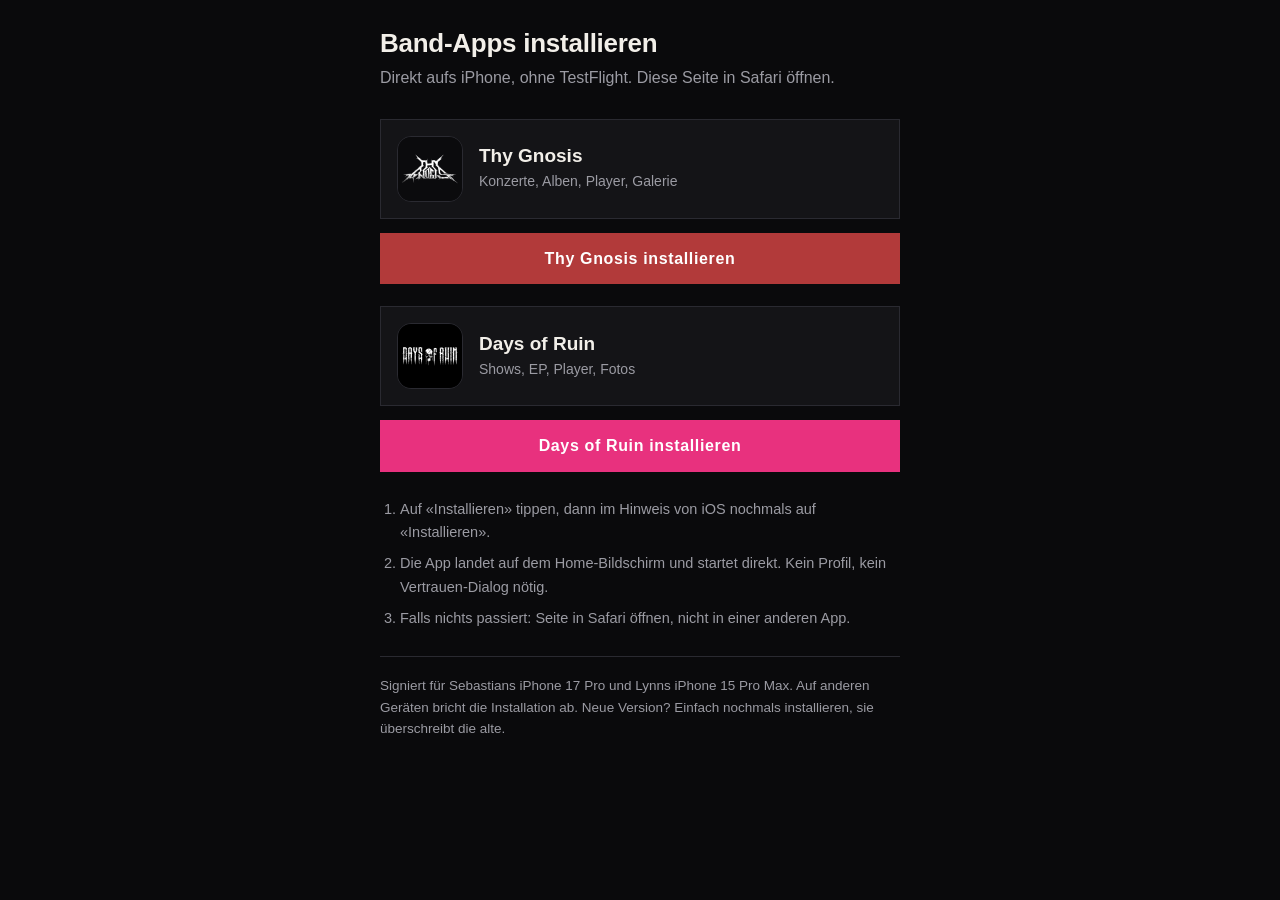
<file: index.html>
<!doctype html>
<html lang="de">
<head>
<meta charset="utf-8">
<meta name="viewport" content="width=device-width,initial-scale=1,viewport-fit=cover">
<meta name="color-scheme" content="dark">
<title>Band-Apps installieren</title>
<style>
:root{--bg:#0a0a0c;--card:#141417;--line:#2a2a31;--text:#f2efe9;--muted:#9b9ba3;--tg:#b23a3a;--dor:#a3ff12}
*{box-sizing:border-box}
body{margin:0;background:var(--bg);color:var(--text);font:16px/1.6 -apple-system,BlinkMacSystemFont,"Segoe UI",Roboto,sans-serif;padding:calc(28px + env(safe-area-inset-top)) 18px calc(40px + env(safe-area-inset-bottom))}
main{max-width:520px;margin:0 auto}
h1{font-size:26px;line-height:1.2;margin:0 0 6px;letter-spacing:-.01em}
.sub{color:var(--muted);margin:0 0 28px}
.app{display:flex;gap:16px;align-items:center;background:var(--card);border:1px solid var(--line);padding:16px;margin-bottom:14px}
.app img{width:66px;height:66px;flex:none;border-radius:14px;border:1px solid var(--line)}
.app .t{min-width:0;flex:1}
.app b{display:block;font-size:19px;line-height:1.2}
.app span{display:block;color:var(--muted);font-size:14px;margin-top:2px}
.go{display:block;text-align:center;text-decoration:none;color:#fff;font-weight:600;letter-spacing:.04em;padding:13px;margin-top:2px}
.tg .go{background:var(--tg)}
.dor .go{background:var(--dor);color:#000}
.go:active{opacity:.8}
ol{color:var(--muted);font-size:14.5px;padding-left:20px;margin:26px 0 0}
li{margin-bottom:8px}
.note{margin-top:26px;padding-top:18px;border-top:1px solid var(--line);color:var(--muted);font-size:13.5px}
</style>
</head>
<body>
<main>
  <h1>Band-Apps installieren</h1>
  <p class="sub">Direkt aufs iPhone, ohne TestFlight. Diese Seite in Safari öffnen.</p>

  <div class="app tg">
    <img src="thy-gnosis-icon.png" alt="Thy Gnosis">
    <div class="t">
      <b>Thy Gnosis</b>
      <span>Konzerte, Alben, Player, Galerie</span>
    </div>
  </div>
  <a class="go" style="background:#b23a3a" href="itms-services://?action=download-manifest&amp;url=https://sebastianbuergy-oss.github.io/band-apps-install/thy-gnosis.plist">Thy Gnosis installieren</a>

  <div class="app dor" style="margin-top:22px">
    <img src="days-of-ruin-icon.png" alt="Days of Ruin">
    <div class="t">
      <b>Days of Ruin</b>
      <span>Shows, EP, Player, Fotos</span>
    </div>
  </div>
  <a class="go" style="background:#e8317e" href="itms-services://?action=download-manifest&amp;url=https://sebastianbuergy-oss.github.io/band-apps-install/days-of-ruin.plist">Days of Ruin installieren</a>

  <ol>
    <li>Auf «Installieren» tippen, dann im Hinweis von iOS nochmals auf «Installieren».</li>
    <li>Die App landet auf dem Home-Bildschirm und startet direkt. Kein Profil, kein Vertrauen-Dialog nötig.</li>
    <li>Falls nichts passiert: Seite in Safari öffnen, nicht in einer anderen App.</li>
  </ol>

  <p class="note">Signiert für Sebastians iPhone 17 Pro und Lynns iPhone 15 Pro Max. Auf anderen Geräten bricht die Installation ab. Neue Version? Einfach nochmals installieren, sie überschreibt die alte.</p>
</main>
</body>
</html>
</file>
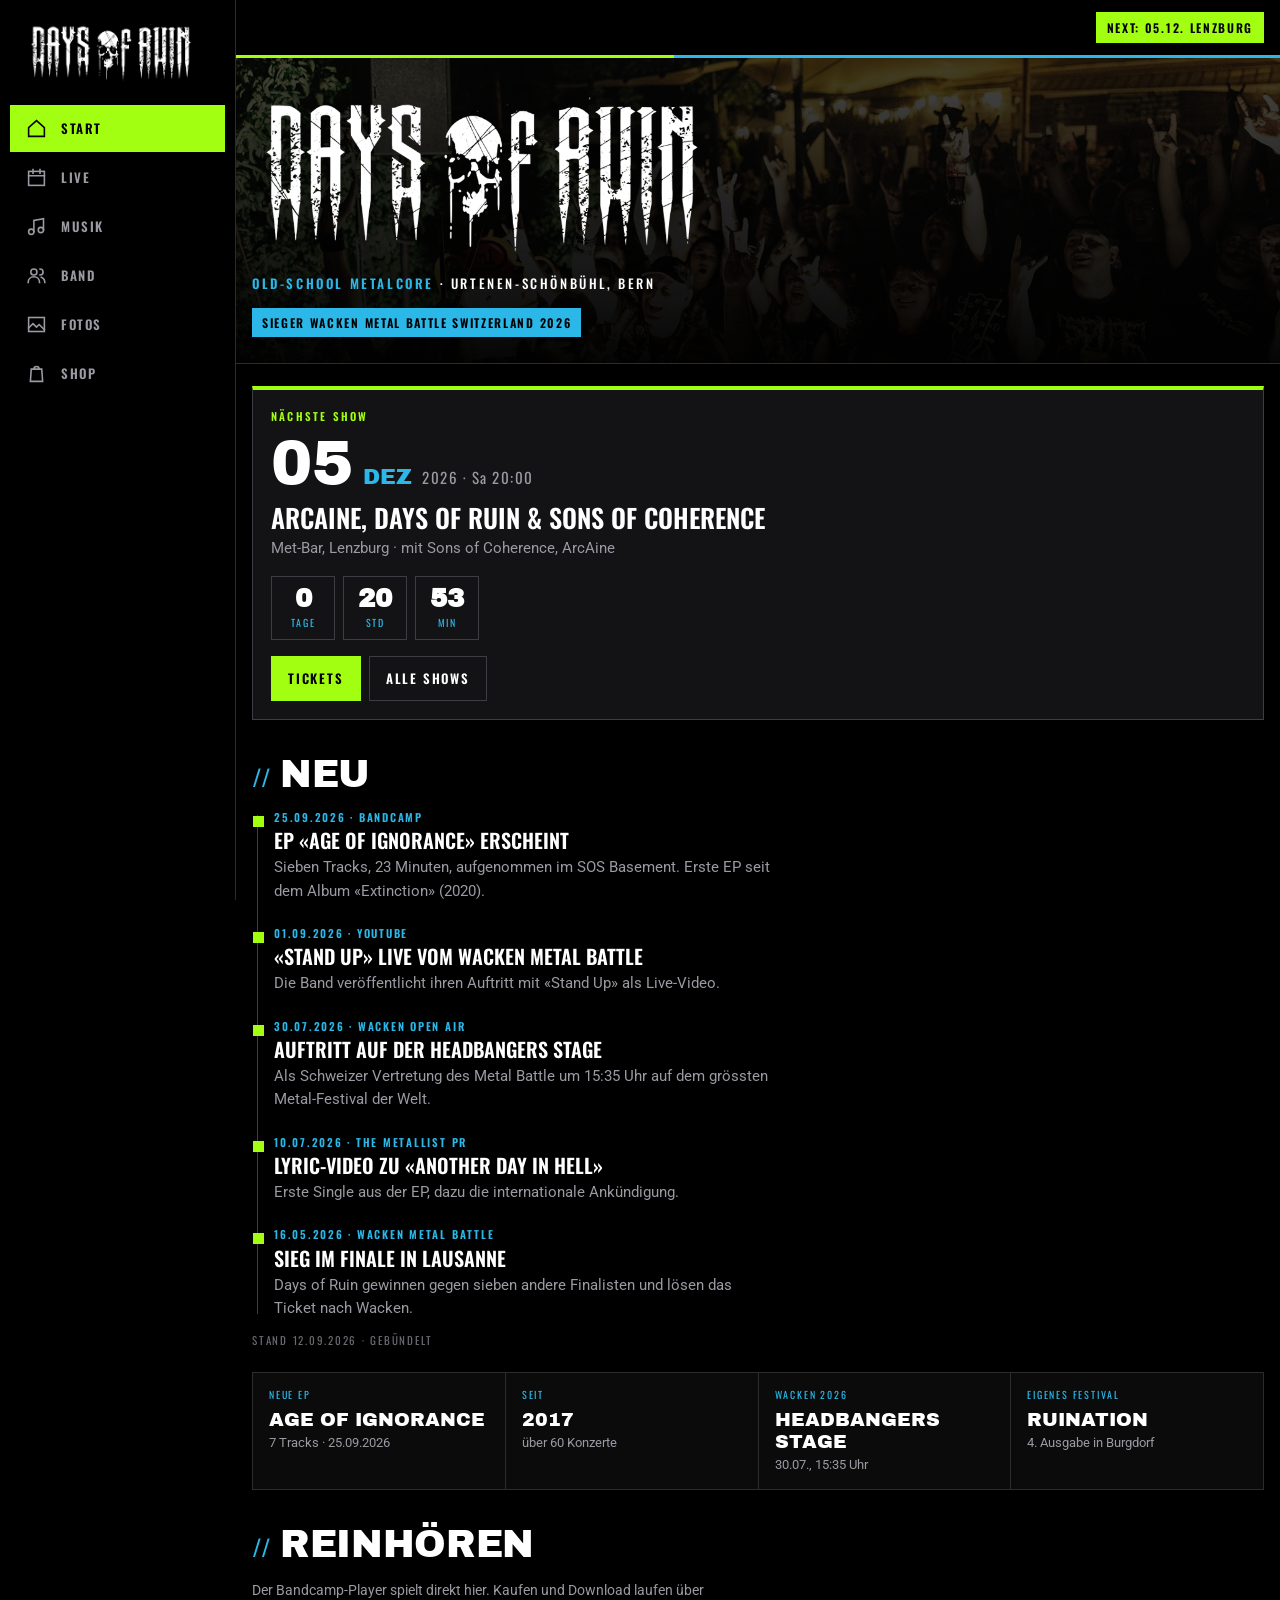
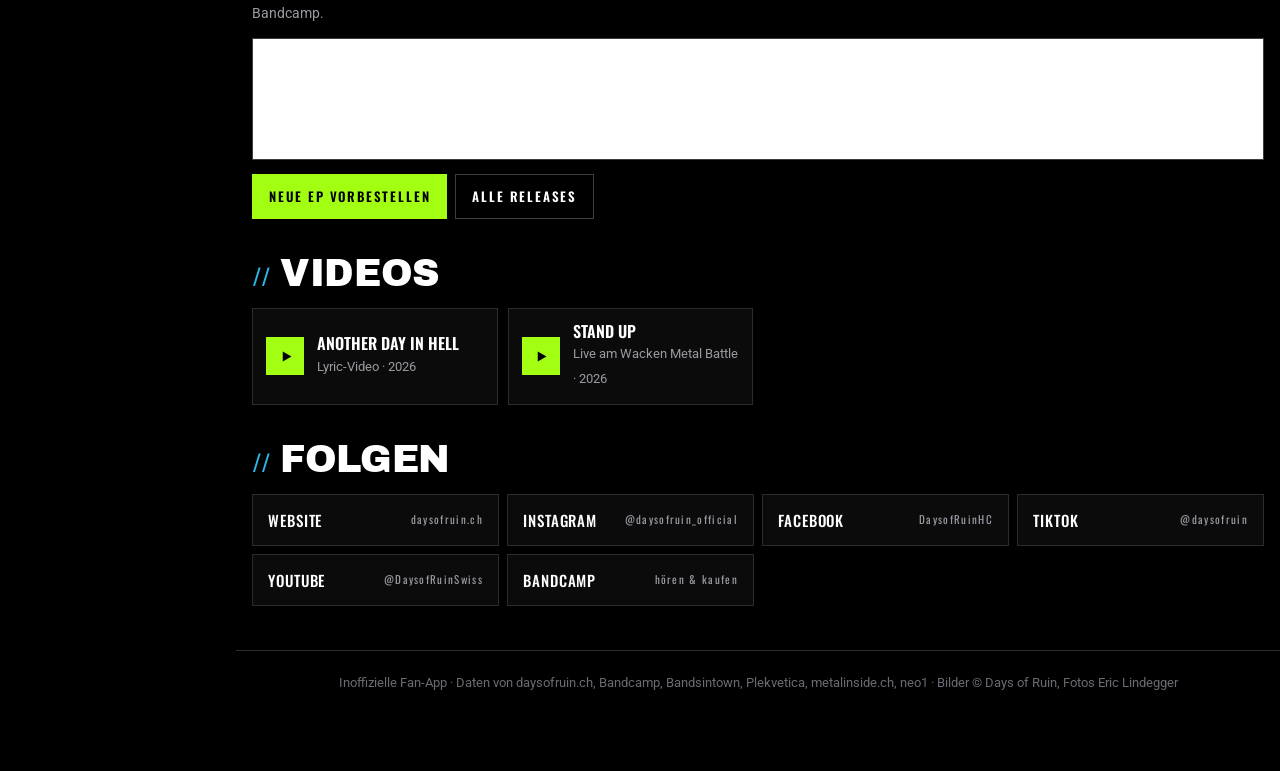
<file: days-of-ruin/index.html>
<!doctype html>
<html lang="de">
<head>
<meta charset="utf-8">
<meta name="viewport" content="width=device-width,initial-scale=1,viewport-fit=cover">
<meta name="color-scheme" content="dark">
<meta name="robots" content="noindex,nofollow">
<meta name="theme-color" content="#000000">
<link rel="manifest" href="manifest.webmanifest">
<link rel="apple-touch-icon" href="icon-180.png">
<link rel="icon" type="image/png" href="icon-192.png">
<title>Days of Ruin</title>
<link rel="stylesheet" href="fonts/fonts.css">
<style>
:root{
  --bg:#000; --bg2:#0b0b0c; --surface:#131315; --surface2:#1b1b1e; --line:#2b2b30; --line2:#3d3d44;
  --text:#fff; --muted:#9a9aa2; --dim:#6a6a72;
  --tox:#a3ff12; --tox-d:#86d900; --on-tox:#000; --cyan:#2bb8e8; --cyan-d:#1a86ab;
  --display:"Archivo Black","Arial Black",sans-serif;
  --cond:"Oswald","Arial Narrow",sans-serif;
  --body:"Roboto","Helvetica Neue",Arial,sans-serif;
  --rail:236px; --tab:66px; --max:1060px;
  --sat:env(safe-area-inset-top,0px); --sab:env(safe-area-inset-bottom,0px);
}
*{box-sizing:border-box}
html{color-scheme:dark;-webkit-text-size-adjust:100%;overflow-x:clip}
body{margin:0;background:var(--bg);color:var(--text);font-family:var(--body);font-size:16px;line-height:1.6;-webkit-font-smoothing:antialiased;-webkit-tap-highlight-color:rgba(163,255,18,.22);overscroll-behavior-y:none}
a{color:inherit}
img{display:block;max-width:100%}
button{font:inherit;color:inherit;background:none;border:0;padding:0;cursor:pointer}
:focus-visible{outline:2px solid var(--cyan);outline-offset:2px}

/* shell */
.shell{min-height:100vh;display:flex;flex-direction:column}
.top{position:sticky;top:0;z-index:20;background:rgba(0,0,0,.94);backdrop-filter:blur(10px);-webkit-backdrop-filter:blur(10px);padding-top:var(--sat)}
.top .bar{display:flex;align-items:center;gap:14px;padding:12px 16px}
.top .mark{height:26px;width:auto}
.top .live{margin-left:auto;font-family:var(--cond);font-size:12px;font-weight:600;letter-spacing:.14em;text-transform:uppercase;color:var(--on-tox);background:var(--tox);padding:6px 11px;text-decoration:none;white-space:nowrap;min-width:0;max-width:62%;overflow:hidden;text-overflow:ellipsis}
.top .live:empty{display:none}
.top .rule{height:3px;background:linear-gradient(90deg,var(--tox) 0%,var(--tox) 42%,var(--cyan) 42%,var(--cyan) 100%)}
main{flex:1;padding:0 0 calc(var(--tab) + var(--sab) + 28px)}
.wrap{max-width:var(--max);margin:0 auto;padding:0 16px}
.view{display:none}
.view.active{display:block}

/* nav */
.nav{position:fixed;left:0;right:0;bottom:0;z-index:20;height:calc(var(--tab) + var(--sab));padding:6px 6px calc(6px + var(--sab));display:grid;grid-template-columns:repeat(6,1fr);gap:4px;background:rgba(0,0,0,.97);border-top:1px solid var(--line)}
.nav button{display:flex;flex-direction:column;align-items:center;justify-content:center;gap:4px;font-family:var(--cond);font-size:10px;font-weight:600;letter-spacing:.12em;text-transform:uppercase;color:var(--muted)}
.nav button svg{width:21px;height:21px;stroke:currentColor;fill:none;stroke-width:1.8;stroke-linecap:square;stroke-linejoin:miter}
.nav button.on{color:var(--on-tox);background:var(--tox)}
.nav .brand{display:none}
@media (min-width:900px){
  .shell{flex-direction:row}
  .nav{position:sticky;top:0;bottom:auto;height:100vh;width:var(--rail);grid-template-columns:1fr;grid-auto-rows:min-content;align-content:start;gap:2px;border-top:0;border-right:1px solid var(--line);padding:22px 10px}
  .nav button{flex-direction:row;justify-content:flex-start;gap:14px;padding:13px 16px;font-size:13px}
  .nav .brand{display:block;padding:0 16px 20px}
  .nav .brand img{width:100%;max-width:170px}
  .content{flex:1;min-width:0}
  main{padding-bottom:56px}
  .top .mark{display:none}
  .top .bar{justify-content:flex-end;min-height:52px}
}

/* type */
h1,h2,h3{margin:0;font-weight:400;text-wrap:balance}
h2.sec{font-family:var(--display);font-size:clamp(26px,7vw,38px);line-height:1.02;text-transform:uppercase;letter-spacing:-.01em;margin:36px 0 14px;display:flex;align-items:baseline;gap:10px}
h2.sec::before{content:"//";color:var(--cyan);font-family:var(--cond);font-size:.6em;font-weight:700;letter-spacing:-.04em}
.eyebrow{font-family:var(--cond);font-size:12px;font-weight:600;letter-spacing:.2em;text-transform:uppercase;color:var(--cyan);margin:0 0 10px}
p{margin:0 0 14px;max-width:62ch}
.lead{font-size:18px}
.note{font-size:14px;color:var(--muted)}
.stamp{font-family:var(--cond);font-size:11px;letter-spacing:.16em;text-transform:uppercase;color:var(--dim);margin-top:12px}
.stamp.live{color:var(--cyan)}
strong{font-weight:700}

/* hero */
.hero{position:relative;background:#000;border-bottom:1px solid var(--line);overflow:hidden}
.hero .bg{position:absolute;inset:0;background:url(img/live-crowd.jpg) center 30%/cover no-repeat;opacity:.42;filter:grayscale(.35) contrast(1.1)}
.hero::after{content:"";position:absolute;inset:0;background:linear-gradient(180deg,rgba(0,0,0,.35),rgba(0,0,0,.95))}
.hero .in{position:relative;z-index:2;max-width:var(--max);margin:0 auto;padding:34px 16px 26px}
.hero .logo{width:min(460px,86%);margin:0 0 16px;filter:drop-shadow(0 6px 26px rgba(0,0,0,.9))}
.hero .tag{font-family:var(--cond);font-size:13px;font-weight:500;letter-spacing:.2em;text-transform:uppercase;color:#fff}
.hero .tag b{color:var(--cyan);font-weight:600}
.hero .wack{display:inline-block;margin-top:14px;font-family:var(--cond);font-size:12px;font-weight:600;letter-spacing:.14em;text-transform:uppercase;color:#000;background:var(--cyan);padding:5px 10px}

/* next show */
.next{margin:22px 0 0;background:var(--surface);border:1px solid var(--line2);border-top:4px solid var(--tox)}
.next .body{padding:18px}
.next .kick{font-family:var(--cond);font-size:11px;font-weight:600;letter-spacing:.2em;text-transform:uppercase;color:var(--tox);margin-bottom:10px}
.next .day{display:flex;align-items:baseline;gap:10px;font-family:var(--display);line-height:.9}
.next .day .d{font-size:62px}
.next .day .m{font-size:22px;color:var(--cyan);text-transform:uppercase}
.next .day .y{font-family:var(--cond);font-size:15px;color:var(--muted);letter-spacing:.1em}
.next h3{font-family:var(--cond);font-size:26px;font-weight:600;line-height:1.1;text-transform:uppercase;margin-top:12px}
.next .venue{color:var(--muted);margin:4px 0 0;font-size:15px}
.count{display:flex;gap:8px;margin:16px 0}
.count div{flex:0 0 auto;min-width:64px;border:1px solid var(--line2);padding:8px 10px;text-align:center;font-variant-numeric:tabular-nums}
.count b{display:block;font-family:var(--display);font-size:26px;line-height:1}
.count span{display:block;font-family:var(--cond);font-size:10px;letter-spacing:.16em;text-transform:uppercase;color:var(--cyan);margin-top:4px}
.btns{display:flex;flex-wrap:wrap;gap:8px}
.btn{display:inline-flex;align-items:center;font-family:var(--cond);font-size:13px;font-weight:600;letter-spacing:.14em;text-transform:uppercase;text-decoration:none;padding:11px 16px;border:1px solid var(--line2);color:#fff}
.btn.primary{background:var(--tox);border-color:var(--tox);color:var(--on-tox)}
.btn.primary:hover{background:var(--tox-d);border-color:var(--tox-d)}
.btn.ghost:hover{border-color:var(--cyan);color:var(--cyan)}

/* stats */
.facts{display:grid;grid-template-columns:repeat(auto-fit,minmax(142px,1fr));gap:1px;background:var(--line);border:1px solid var(--line);margin-top:22px}
.facts > div{background:var(--bg2);padding:14px 16px}
.facts .k{font-family:var(--cond);font-size:10px;letter-spacing:.18em;text-transform:uppercase;color:var(--cyan)}
.facts .v{font-family:var(--display);font-size:clamp(12px,calc(5.7vw - 5.7px),19px);line-height:1.15;margin-top:6px;text-transform:uppercase}
.facts .s{font-size:13px;color:var(--muted);margin-top:2px}

/* news timeline */
.news{position:relative;padding-left:22px}
.news::before{content:"";position:absolute;left:5px;top:6px;bottom:6px;width:1px;background:var(--line2)}
.item-news{display:block;position:relative;padding:0 0 22px;text-decoration:none}
.item-news::before{content:"";position:absolute;left:-21px;top:7px;width:11px;height:11px;background:var(--tox)}
.item-news:last-child{padding-bottom:0}
.item-news .when{font-family:var(--cond);font-size:11px;font-weight:600;letter-spacing:.16em;text-transform:uppercase;color:var(--cyan)}
.item-news h3{font-family:var(--cond);font-size:20px;font-weight:600;line-height:1.2;margin:2px 0 4px;text-transform:uppercase}
.item-news p{font-size:14.5px;color:var(--muted);margin:0}
.item-news:hover h3{color:var(--tox)}

/* gigs */
.gig{display:grid;grid-template-columns:64px 1fr;gap:16px;padding:16px 0 16px 14px;border-left:3px solid var(--tox);background:linear-gradient(90deg,rgba(163,255,18,.06),transparent 60%);margin-bottom:10px}
.gig.past{border-left-color:var(--line2);background:none}
.gig .d{font-family:var(--display);line-height:.95;text-align:left;min-width:0}
.gig > div{min-width:0;overflow-wrap:anywhere}
.gig .d b{display:block;font-size:30px}
.gig .d span{display:block;font-family:var(--cond);font-size:12px;font-weight:600;letter-spacing:.14em;text-transform:uppercase;color:var(--cyan);margin-top:3px}
.gig.past .d span{color:var(--muted)}
.gig .d i{display:block;font-style:normal;font-family:var(--cond);font-size:12px;color:var(--dim)}
.gig h3{font-family:var(--cond);font-size:19px;font-weight:600;line-height:1.2;text-transform:uppercase}
.gig .v{color:#fff;font-size:15px;margin-top:2px}
.gig .with{font-size:14px;color:var(--muted);margin-top:4px}
.gig .tags{display:flex;flex-wrap:wrap;gap:8px;margin-top:10px}
.chip{display:inline-flex;align-items:center;min-height:32px;font-family:var(--cond);font-size:11px;font-weight:500;letter-spacing:.14em;text-transform:uppercase;padding:5px 9px;border:1px solid var(--line2);color:var(--muted);text-decoration:none}
.chip.hot{background:var(--tox);border-color:var(--tox);color:var(--on-tox)}
.chip.own{border-color:var(--cyan);color:var(--cyan)}
a.chip:hover{border-color:#fff;color:#fff}
.gig .fl{grid-column:1/-1;display:flex;gap:8px;flex-wrap:wrap;margin-top:10px}
.gig .fl img{width:70px;height:94px;object-fit:cover;border:1px solid var(--line2);cursor:zoom-in}
.empty{padding:18px;border:1px dashed var(--line2);color:var(--muted);font-size:15px}
.pastlist{margin-top:4px}
.yearhead{font-family:var(--display);font-size:15px;color:var(--dim);letter-spacing:.08em;margin:22px 0 8px;border-bottom:1px solid var(--line);padding-bottom:6px}

/* music */
.album{padding:26px 0;border-bottom:1px solid var(--line)}
.album .head{display:grid;grid-template-columns:1fr;gap:22px}
@media (min-width:640px){.album .head{grid-template-columns:230px 1fr}}
.album .art{align-self:start;position:relative}
.album .art img{width:100%;aspect-ratio:1;object-fit:cover}
.album .art::after{content:"";position:absolute;inset:0;border:1px solid rgba(255,255,255,.14);pointer-events:none}
.album .art.tox{box-shadow:9px 9px 0 var(--tox)}
.album .art.cy{box-shadow:9px 9px 0 var(--cyan)}
.album h3{font-family:var(--display);font-size:clamp(24px,6vw,32px);line-height:1;text-transform:uppercase}
.album .meta{font-family:var(--cond);font-size:12px;font-weight:500;letter-spacing:.16em;text-transform:uppercase;color:var(--cyan);margin:8px 0 12px}
.player{margin:0 0 14px;border:1px solid var(--line2);background:var(--surface);min-height:120px;position:relative}
.player iframe{display:block;width:100%;height:120px;border:0}
.player .ph{position:absolute;inset:0;display:flex;align-items:center;justify-content:center;font-family:var(--cond);font-size:12px;letter-spacing:.16em;text-transform:uppercase;color:var(--dim);pointer-events:none}
.player.loaded .ph{display:none}
.tracks{list-style:none;margin:0 0 14px;padding:0;font-variant-numeric:tabular-nums}
@media (min-width:640px){.tracks.two{columns:2;column-gap:30px}}
.tracks li{display:flex;gap:12px;padding:6px 0;border-bottom:1px solid var(--line);font-size:15px;break-inside:avoid}
.tracks li .n{font-family:var(--cond);color:var(--tox);width:20px;flex:none;font-weight:600}
.tracks li .t{flex:1}
.tracks li .len{font-family:var(--cond);color:var(--muted)}
.stream{display:flex;flex-wrap:wrap;gap:8px}
.singles{display:grid;grid-template-columns:repeat(auto-fill,minmax(150px,1fr));gap:12px}
.single{text-decoration:none;display:block}
.single img{width:100%;aspect-ratio:1;object-fit:cover;border:1px solid var(--line)}
.single b{display:block;font-family:var(--cond);font-size:16px;font-weight:600;text-transform:uppercase;margin-top:8px;line-height:1.15}
.single span{font-family:var(--cond);font-size:12px;letter-spacing:.12em;color:var(--muted)}
.single:hover img{outline:2px solid var(--cyan);outline-offset:-2px}

/* videos */
.vids{display:grid;grid-template-columns:repeat(auto-fill,minmax(230px,1fr));gap:10px}
.vid{display:flex;gap:13px;align-items:center;padding:13px;border:1px solid var(--line);background:var(--bg2);text-decoration:none}
.vid:hover{border-color:var(--tox)}
.vid .play{flex:none;width:38px;height:38px;background:var(--tox);display:grid;place-items:center}
.vid .play svg{width:15px;height:15px;fill:var(--on-tox);margin-left:2px}
.vid b{font-family:var(--cond);font-size:16px;font-weight:600;display:block;line-height:1.15;text-transform:uppercase}
.vid span{font-size:12.5px;color:var(--muted)}

/* band */
.members{display:grid;grid-template-columns:repeat(auto-fill,minmax(146px,1fr));gap:10px}
.member{background:var(--surface);border:1px solid var(--line)}
.member img{width:100%;aspect-ratio:1;object-fit:cover;filter:grayscale(1) contrast(1.08)}
.member:hover img{filter:none}
.member .t{padding:10px 12px 12px;border-top:2px solid var(--tox)}
.member b{font-family:var(--cond);font-size:16px;font-weight:600;display:block;line-height:1.15;text-transform:uppercase}
.member span{font-family:var(--cond);font-size:11px;letter-spacing:.16em;text-transform:uppercase;color:var(--cyan)}
.member i{display:block;font-style:normal;font-size:12.5px;color:var(--dim);margin-top:5px}
.quote{border-left:3px solid var(--cyan);padding:4px 0 4px 16px;margin:16px 0}
.quote p{font-size:17px;margin:0 0 6px}
.quote cite{font-style:normal;font-family:var(--cond);font-size:12px;letter-spacing:.14em;text-transform:uppercase;color:var(--muted)}
.quote cite a{color:var(--cyan)}
.milestones{display:grid;gap:1px;background:var(--line);border:1px solid var(--line)}
.milestones div{background:var(--bg2);padding:11px 14px;display:grid;grid-template-columns:56px 1fr;gap:12px;align-items:baseline}
.milestones b{font-family:var(--display);font-size:16px;color:var(--tox)}
.milestones span{font-size:14.5px}
figure{margin:0}
figcaption{font-size:13px;color:var(--muted);margin-top:8px}
.bandshot{width:100%;border:1px solid var(--line2)}

/* gallery + links */
.grid{display:grid;grid-template-columns:repeat(auto-fill,minmax(148px,1fr));gap:8px}
.grid button{border:1px solid var(--line);background:var(--surface);overflow:hidden;text-align:left;display:block}
.grid img{width:100%;aspect-ratio:3/4;object-fit:cover;transition:transform .25s}
.grid button:hover img{transform:scale(1.04)}
.grid figcaption{padding:7px 9px;font-family:var(--cond);font-size:11.5px;letter-spacing:.08em;text-transform:uppercase;margin:0}
.grid.wide{grid-template-columns:repeat(auto-fill,minmax(230px,1fr))}
.grid.wide img{aspect-ratio:3/2}
.linklist{display:grid;grid-template-columns:repeat(auto-fill,minmax(238px,1fr));gap:8px}
.linklist a{display:flex;align-items:center;justify-content:space-between;gap:10px;padding:13px 15px;border:1px solid var(--line);background:var(--bg2);text-decoration:none;font-family:var(--cond);font-size:15px;font-weight:500;text-transform:uppercase;letter-spacing:.06em}
.linklist a small{color:var(--muted);font-size:11px;letter-spacing:.12em;text-align:right;font-weight:400;text-transform:none}
.linklist a:hover{border-color:var(--cyan);color:var(--cyan)}

/* shop */
.shop{display:grid;grid-template-columns:repeat(auto-fill,minmax(156px,1fr));gap:10px}
.item{border:1px solid var(--line);background:var(--surface);display:flex;flex-direction:column;text-decoration:none}
.item:hover{border-color:var(--tox)}
.item img{width:100%;aspect-ratio:1;object-fit:contain;background:#fff}
.item .t{padding:11px 12px 13px;display:flex;flex-direction:column;gap:5px;flex:1}
.item b{font-family:var(--cond);font-size:15px;font-weight:600;line-height:1.15;text-transform:uppercase}
.item .p{margin-top:auto;font-family:var(--display);font-size:16px;color:var(--tox);font-variant-numeric:tabular-nums}

/* lightbox */
.lb{position:fixed;inset:0;z-index:50;background:rgba(0,0,0,.96);display:none;align-items:center;justify-content:center;padding:16px}
.lb.open{display:flex}
.lb img{max-width:100%;max-height:86vh;object-fit:contain;border:1px solid var(--line2)}
.lb .cap{position:absolute;bottom:calc(14px + var(--sab));left:0;right:0;text-align:center;font-family:var(--cond);font-size:13px;letter-spacing:.12em;text-transform:uppercase;color:var(--muted)}
.lb .x{position:absolute;top:calc(10px + var(--sat));right:14px;width:44px;height:44px;display:grid;place-items:center;font-size:34px;line-height:1;color:var(--tox)}

footer{border-top:1px solid var(--line);margin-top:44px;padding:22px 16px;font-size:12.5px;color:var(--dim);text-align:center}
footer a{color:var(--muted)}
</style>
</head>
<body>
<div class="shell">
<nav class="nav" aria-label="Bereiche">
  <div class="brand"><img src="img/logo.png" alt="Days of Ruin"></div>
  <button data-v="start" class="on"><svg viewBox="0 0 24 24"><path d="M3 11 12 3l9 8v10H3z"/></svg>Start</button>
  <button data-v="konzerte"><svg viewBox="0 0 24 24"><rect x="3" y="5" width="18" height="16"/><path d="M3 10h18M8 3v4M16 3v4"/></svg>Live</button>
  <button data-v="musik"><svg viewBox="0 0 24 24"><path d="M9 18V5l11-2v13"/><circle cx="6" cy="18" r="3"/><circle cx="17" cy="16" r="3"/></svg>Musik</button>
  <button data-v="band"><svg viewBox="0 0 24 24"><circle cx="9" cy="8" r="3.5"/><path d="M2.5 20c0-4 3-6.5 6.5-6.5s6.5 2.5 6.5 6.5M16 4.5a3.5 3.5 0 0 1 0 7M21.5 20c0-3-1.5-5-4-6"/></svg>Band</button>
  <button data-v="galerie"><svg viewBox="0 0 24 24"><rect x="3" y="4" width="18" height="16"/><path d="m3 16 5-5 4 4 3-3 6 6"/></svg>Fotos</button>
  <button data-v="shop"><svg viewBox="0 0 24 24"><path d="M6 7h12l1 14H5zM9 7a3 3 0 0 1 6 0"/></svg>Shop</button>
</nav>

<div class="content">
<header class="top">
  <div class="bar">
    <img class="mark" src="img/logo.png" alt="Days of Ruin">
    <a class="live" id="livebadge" href="#konzerte" data-go="konzerte"></a>
  </div>
  <div class="rule"></div>
</header>

<main>

<!-- START -->
<section class="view active" id="v-start">
  <div class="hero">
    <div class="bg"></div>
    <div class="in">
      <img class="logo" src="img/logo.png" alt="Days of Ruin Logo">
      <div class="tag"><b>Old-school Metalcore</b> · Urtenen-Schönbühl, Bern</div>
      <div class="wack">Sieger Wacken Metal Battle Switzerland 2026</div>
    </div>
  </div>
  <div class="wrap">
    <div class="next" id="next"></div>
    <div class="stamp" id="stamp-next"></div>

    <h2 class="sec">Neu</h2>
    <div class="news" id="news"></div>
    <div class="stamp" id="stamp-news"></div>

    <div class="facts">
      <div><div class="k">Neue EP</div><div class="v">Age of Ignorance</div><div class="s">7 Tracks · 25.09.2026</div></div>
      <div><div class="k">Seit</div><div class="v">2017</div><div class="s">über 60 Konzerte</div></div>
      <div><div class="k">Wacken 2026</div><div class="v">Headbangers Stage</div><div class="s">30.07., 15:35 Uhr</div></div>
      <div><div class="k">Eigenes Festival</div><div class="v">Ruination</div><div class="s">4. Ausgabe in Burgdorf</div></div>
    </div>

    <h2 class="sec">Reinhören</h2>
    <p class="note">Der Bandcamp-Player spielt direkt hier. Kaufen und Download laufen über Bandcamp.</p>
    <div class="player" data-album="1655097585" data-title="Extinction"><div class="ph">Player wird geladen</div></div>
    <div class="btns">
      <a class="btn primary" href="https://daysofruin.bandcamp.com/album/age-of-ignorance" target="_blank" rel="noopener">Neue EP vorbestellen</a>
      <a class="btn ghost" href="#musik" data-go="musik">Alle Releases</a>
    </div>

    <h2 class="sec">Videos</h2>
    <div class="vids">
      <a class="vid" href="https://www.youtube.com/watch?v=nnyL9vNIgIo" target="_blank" rel="noopener"><div class="play"><svg viewBox="0 0 24 24"><path d="M6 4l14 8-14 8z"/></svg></div><div><b>Another Day in Hell</b><span>Lyric-Video · 2026</span></div></a>
      <a class="vid" href="https://www.youtube.com/watch?v=30KbwKNp7dI" target="_blank" rel="noopener"><div class="play"><svg viewBox="0 0 24 24"><path d="M6 4l14 8-14 8z"/></svg></div><div><b>Stand Up</b><span>Live am Wacken Metal Battle · 2026</span></div></a>
    </div>

    <h2 class="sec">Folgen</h2>
    <div class="linklist">
      <a href="https://www.daysofruin.ch" target="_blank" rel="noopener">Website <small>daysofruin.ch</small></a>
      <a href="https://www.instagram.com/daysofruin_official/" target="_blank" rel="noopener">Instagram <small>@daysofruin_official</small></a>
      <a href="https://www.facebook.com/DaysofRuinHC/" target="_blank" rel="noopener">Facebook <small>DaysofRuinHC</small></a>
      <a href="https://www.tiktok.com/@daysofruin" target="_blank" rel="noopener">TikTok <small>@daysofruin</small></a>
      <a href="https://www.youtube.com/@DaysofRuinSwiss" target="_blank" rel="noopener">YouTube <small>@DaysofRuinSwiss</small></a>
      <a href="https://daysofruin.bandcamp.com/" target="_blank" rel="noopener">Bandcamp <small>hören &amp; kaufen</small></a>
    </div>
  </div>
</section>

<!-- KONZERTE -->
<section class="view" id="v-konzerte">
  <div class="wrap">
    <h2 class="sec">Live</h2>
    <p class="eyebrow">Kommende Shows</p>
    <div id="upcoming"></div>
    <div class="stamp" id="stamp-upcoming"></div>
    <p class="note" style="margin-top:14px">Booking: <a href="mailto:booking@daysofruin.ch">booking@daysofruin.ch</a> · Termine auch auf <a href="https://www.bandsintown.com/a/1494782" target="_blank" rel="noopener">Bandsintown</a> und <a href="https://www.daysofruin.ch/on-stage" target="_blank" rel="noopener">daysofruin.ch</a>.</p>

    <h2 class="sec">Ruination Metal Fest</h2>
    <p>Das Ruination Metal Fest ist das eigene Festival der Band, zusammen mit der Kulturhalle Sägegasse in Burgdorf. Es fand 2023 zum ersten Mal statt und will aufstrebenden Bands eine Bühne und dem Publikum eine Metal-Party zu einem fairen Preis bieten.</p>
    <p class="note">Die vierte Ausgabe läuft am 28. November 2026 ab 15:30 Uhr mit acht Bands. Days of Ruin spielen um 21:30 Uhr.</p>
    <div class="btns">
      <a class="btn primary" href="https://eventfrog.ch/de/p/konzerte/hard-rock-heavy-metal/ruination-metal-fest-4-kulturhalle-saegegasse-in-burgdorf-7407728967950568280.html" target="_blank" rel="noopener">Tickets</a>
      <a class="btn ghost" href="https://www.daysofruin.ch/ruination-metal-fest" target="_blank" rel="noopener">Infos &amp; Anreise</a>
      <a class="btn ghost" href="https://open.spotify.com/playlist/4EZ3ysi702sEC9pTf56eTv" target="_blank" rel="noopener">Playlist</a>
    </div>

    <h2 class="sec">Bisher gespielt</h2>
    <div class="pastlist" id="past"></div>
  </div>
</section>

<!-- MUSIK -->
<section class="view" id="v-musik">
  <div class="wrap">
    <h2 class="sec">Musik</h2>

    <div class="album">
      <div class="head">
        <button class="zoom art tox" data-src="img/cover-aoi.jpg" data-cap="Age of Ignorance (2026), Artwork Enrico Sterlacci"><img src="img/cover-aoi.jpg" alt="Cover Age of Ignorance"></button>
        <div>
          <h3>Age of Ignorance</h3>
          <div class="meta">EP · 25. September 2026 · 7 Tracks · 23 Min.</div>
          <div class="player" data-album="2357330349" data-title="Age of Ignorance"><div class="ph">Player wird geladen</div></div>
          <ol class="tracks two">
            <li><span class="n">1</span><span class="t">Another Day in Hell</span><span class="len">4:50</span></li>
            <li><span class="n">2</span><span class="t">Goodbye Forever</span><span class="len"></span></li>
            <li><span class="n">3</span><span class="t">Beneath the Waves</span><span class="len"></span></li>
            <li><span class="n">4</span><span class="t">Fear of Death</span><span class="len"></span></li>
            <li><span class="n">5</span><span class="t">Your Own Misery</span><span class="len"></span></li>
            <li><span class="n">6</span><span class="t">Poison</span><span class="len"></span></li>
            <li><span class="n">7</span><span class="t">Stand Up</span><span class="len"></span></li>
          </ol>
          <p class="note">Aufgenommen, gemischt und gemastert von Sebastian Schiess im SOS Basement. Artwork von Drummer Enrico Sterlacci. Erscheint digital, Vinyl folgt.</p>
          <div class="stream">
            <a class="chip hot" href="https://daysofruin.bandcamp.com/album/age-of-ignorance" target="_blank" rel="noopener">Bandcamp</a>
            <a class="chip" href="https://open.spotify.com/artist/59oMejeYq8SPQKLKuqKfO8" target="_blank" rel="noopener">Spotify</a>
            <a class="chip" href="https://music.apple.com/ch/artist/days-of-ruin/283082736" target="_blank" rel="noopener">Apple Music</a>
          </div>
        </div>
      </div>
    </div>

    <div class="album">
      <div class="head">
        <button class="zoom art cy" data-src="img/cover-extinction.jpg" data-cap="Extinction (2020)"><img src="img/cover-extinction.jpg" alt="Cover Extinction"></button>
        <div>
          <h3>Extinction</h3>
          <div class="meta">Album · 5. März 2020 · 9 Tracks · 34 Min.</div>
          <div class="player" data-album="1655097585" data-title="Extinction"><div class="ph">Player wird geladen</div></div>
          <ol class="tracks two">
            <li><span class="n">1</span><span class="t">Path of Liberty</span><span class="len">5:19</span></li>
            <li><span class="n">2</span><span class="t">Manipulated</span><span class="len">3:45</span></li>
            <li><span class="n">3</span><span class="t">Wake Up</span><span class="len">3:08</span></li>
            <li><span class="n">4</span><span class="t">Black Fog</span><span class="len">3:44</span></li>
            <li><span class="n">5</span><span class="t">Form a Unit</span><span class="len">4:04</span></li>
            <li><span class="n">6</span><span class="t">Blinded Eyes</span><span class="len">2:58</span></li>
            <li><span class="n">7</span><span class="t">Hill of Ants</span><span class="len">3:28</span></li>
            <li><span class="n">8</span><span class="t">False Friends</span><span class="len">3:16</span></li>
            <li><span class="n">9</span><span class="t">Mad House</span><span class="len">4:20</span></li>
          </ol>
          <p class="note">Aufgenommen in den Hardbeat Studios, gemischt von Sebastian Schiess, gemastert von Dan Suter (Echochamber). Plattentaufe am 6. März 2020 im Vamp Club Thun. CD im Shop.</p>
          <div class="stream">
            <a class="chip hot" href="https://daysofruin.bandcamp.com/album/extinction" target="_blank" rel="noopener">Bandcamp</a>
            <a class="chip" href="https://open.spotify.com/album/5Aw5fpYkKXJdUPdGDJICT2" target="_blank" rel="noopener">Spotify</a>
            <a class="chip" href="https://music.apple.com/ch/album/extinction/1494590864" target="_blank" rel="noopener">Apple Music</a>
            <a class="chip" href="https://www.deezer.com/album/126454432" target="_blank" rel="noopener">Deezer</a>
          </div>
        </div>
      </div>
    </div>

    <div class="album">
      <div class="head">
        <button class="zoom art tox" data-src="img/cover-predators.jpg" data-cap="Of Predators and Prey (2018)"><img src="img/cover-predators.jpg" alt="Cover Of Predators and Prey"></button>
        <div>
          <h3>Of Predators and Prey</h3>
          <div class="meta">EP · 23. Februar 2018 · 6 Tracks · 21 Min.</div>
          <div class="player" data-album="3758925312" data-title="Of Predators and Prey"><div class="ph">Player wird geladen</div></div>
          <ol class="tracks two">
            <li><span class="n">1</span><span class="t">Fight Together</span><span class="len">3:36</span></li>
            <li><span class="n">2</span><span class="t">Devoured</span><span class="len">3:02</span></li>
            <li><span class="n">3</span><span class="t">Human Downfall</span><span class="len">4:37</span></li>
            <li><span class="n">4</span><span class="t">Hope's Last</span><span class="len">4:14</span></li>
            <li><span class="n">5</span><span class="t">Dead Inside</span><span class="len">2:40</span></li>
            <li><span class="n">6</span><span class="t">I Don't Believe</span><span class="len">3:08</span></li>
          </ol>
          <p class="note">Erste Veröffentlichung der Band, aufgenommen in den Hardbeat Studios.</p>
          <div class="stream">
            <a class="chip hot" href="https://daysofruin.bandcamp.com/album/of-predators-and-prey" target="_blank" rel="noopener">Bandcamp</a>
            <a class="chip" href="https://open.spotify.com/album/2C9LbSq1G7SvlHxDPNw8Cj" target="_blank" rel="noopener">Spotify</a>
            <a class="chip" href="https://music.apple.com/ch/album/of-predators-and-prey-ep/1324581211" target="_blank" rel="noopener">Apple Music</a>
            <a class="chip" href="https://www.deezer.com/album/53349222" target="_blank" rel="noopener">Deezer</a>
          </div>
        </div>
      </div>
    </div>

    <h2 class="sec">Singles</h2>
    <div class="singles">
      <a class="single" href="https://open.spotify.com/album/1gro1gZIDjkAI9sl8esC1O" target="_blank" rel="noopener"><img src="img/single-anotherday.jpg" alt="Another Day in Hell"><b>Another Day in Hell</b><span>10.07.2026 · 4:50</span></a>
      <a class="single" href="https://open.spotify.com/album/6MphwS7xNZTG6xhkElbFJu" target="_blank" rel="noopener"><img src="img/single-fallingsky.jpg" alt="Falling Sky"><b>Falling Sky</b><span>14.11.2025 · 4:34</span></a>
      <a class="single" href="https://open.spotify.com/album/3MZmC3vEWImYrGS349kqO9" target="_blank" rel="noopener"><img src="img/single-elements.jpg" alt="Elements"><b>Elements</b><span>18.04.2025 · 5:03</span></a>
      <a class="single" href="https://open.spotify.com/album/79xsSvZepNxxGXFCa9DlC0" target="_blank" rel="noopener"><img src="img/single-dtwe.jpg" alt="The Day the World Ends"><b>The Day the World Ends</b><span>21.02.2025 · 5:53</span></a>
    </div>

    <h2 class="sec">Videos</h2>
    <div class="vids">
      <a class="vid" href="https://www.youtube.com/watch?v=nnyL9vNIgIo" target="_blank" rel="noopener"><div class="play"><svg viewBox="0 0 24 24"><path d="M6 4l14 8-14 8z"/></svg></div><div><b>Another Day in Hell</b><span>Lyric-Video · 2026</span></div></a>
      <a class="vid" href="https://www.youtube.com/watch?v=30KbwKNp7dI" target="_blank" rel="noopener"><div class="play"><svg viewBox="0 0 24 24"><path d="M6 4l14 8-14 8z"/></svg></div><div><b>Stand Up</b><span>Live in Wacken · 2026</span></div></a>
      <a class="vid" href="https://www.youtube.com/watch?v=YE2VnXas-B8" target="_blank" rel="noopener"><div class="play"><svg viewBox="0 0 24 24"><path d="M6 4l14 8-14 8z"/></svg></div><div><b>Age of Ignorance</b><span>EP-Teaser · 2026</span></div></a>
      <a class="vid" href="https://www.youtube.com/watch?v=uR67g6MZ_FE" target="_blank" rel="noopener"><div class="play"><svg viewBox="0 0 24 24"><path d="M6 4l14 8-14 8z"/></svg></div><div><b>Falling Sky</b><span>Musikvideo · 2025</span></div></a>
      <a class="vid" href="https://www.youtube.com/watch?v=U44LO_og904" target="_blank" rel="noopener"><div class="play"><svg viewBox="0 0 24 24"><path d="M6 4l14 8-14 8z"/></svg></div><div><b>Elements</b><span>Musikvideo · 2025</span></div></a>
      <a class="vid" href="https://www.youtube.com/watch?v=6tiWeOC81L8" target="_blank" rel="noopener"><div class="play"><svg viewBox="0 0 24 24"><path d="M6 4l14 8-14 8z"/></svg></div><div><b>The Day the World Ends</b><span>Drum-Playthrough · 2025</span></div></a>
      <a class="vid" href="https://www.youtube.com/watch?v=1OXcTq0N5FE" target="_blank" rel="noopener"><div class="play"><svg viewBox="0 0 24 24"><path d="M6 4l14 8-14 8z"/></svg></div><div><b>Mad House</b><span>Musikvideo · 2020</span></div></a>
      <a class="vid" href="https://www.youtube.com/watch?v=LD33pOl69rE" target="_blank" rel="noopener"><div class="play"><svg viewBox="0 0 24 24"><path d="M6 4l14 8-14 8z"/></svg></div><div><b>Bullhead Festival 2024</b><span>Ganzes Konzert · 32 Min.</span></div></a>
      <a class="vid" href="https://www.youtube.com/@DaysofRuinSwiss" target="_blank" rel="noopener"><div class="play"><svg viewBox="0 0 24 24"><path d="M6 4l14 8-14 8z"/></svg></div><div><b>Alle Videos</b><span>YouTube-Kanal</span></div></a>
    </div>

    <h2 class="sec">Streaming</h2>
    <div class="linklist">
      <a href="https://daysofruin.bandcamp.com/" target="_blank" rel="noopener">Bandcamp <small>Digital · Vinyl</small></a>
      <a href="https://open.spotify.com/artist/59oMejeYq8SPQKLKuqKfO8" target="_blank" rel="noopener">Spotify <small>Artist</small></a>
      <a href="https://music.apple.com/ch/artist/days-of-ruin/283082736" target="_blank" rel="noopener">Apple Music <small>Artist</small></a>
      <a href="https://www.deezer.com/artist/4511604" target="_blank" rel="noopener">Deezer <small>Artist</small></a>
      <a href="https://mx3.ch/daysofruin" target="_blank" rel="noopener">Mx3.ch <small>SRG-Plattform</small></a>
      <a href="https://linktr.ee/daysofruin" target="_blank" rel="noopener">Linktree <small>alle Links</small></a>
    </div>
  </div>
</section>

<!-- BAND -->
<section class="view" id="v-band">
  <div class="wrap">
    <h2 class="sec">Band</h2>
    <figure>
      <button class="zoom" data-src="img/band.jpg" data-cap="Days of Ruin 2026, Foto Eric Lindegger"><img class="bandshot" src="img/band.jpg" alt="Bandfoto Days of Ruin"></button>
      <figcaption>Pressefoto 2026, Foto: Eric Lindegger.</figcaption>
    </figure>

    <h2 class="sec">Besetzung</h2>
    <div class="members">
      <div class="member"><img src="img/m-stucki.jpg" alt="Michael Stucki" loading="lazy"><div class="t"><b>Michael Stucki</b><span>Vocals</span><i>seit 2018 · vorher Art of Phobia</i></div></div>
      <div class="member"><img src="img/m-ablondi.jpg" alt="Denis Ablondi" loading="lazy"><div class="t"><b>Denis Ablondi</b><span>Gitarre</span><i>Gründer · vorher Road to Nowhere</i></div></div>
      <div class="member"><img src="img/m-dragonetti.jpg" alt="Silvano Dragonetti" loading="lazy"><div class="t"><b>Silvano Dragonetti</b><span>Gitarre</span><i>Gründer · vorher Omnicide</i></div></div>
      <div class="member"><img src="img/m-angst.jpg" alt="Raphael Angst" loading="lazy"><div class="t"><b>Raphael Angst</b><span>Bass</span><i>seit 2021 · auch The Exiled</i></div></div>
      <div class="member"><img src="img/m-sterlacci.jpg" alt="Enrico Sterlacci" loading="lazy"><div class="t"><b>Enrico Sterlacci</b><span>Drums</span><i>Gründer · macht auch das Artwork</i></div></div>
    </div>

    <h2 class="sec">Geschichte</h2>
    <p class="lead">Days of Ruin verbinden Old-school-Metalcore mit der Schwere von Death Metal, treibenden Grooves und kompromissloser Live-Energie.</p>
    <p>Gegründet wurde die Band 2017 von ehemaligen Mitgliedern von Road To Nowhere, Omnicide und Paranoia. Kurz darauf stiess Michael Stucki dazu, früher Sänger von Art of Phobia. Das erste Konzert spielte die Band im September 2017 als Opener für Hatesphere.</p>
    <p>Es gehe nicht um akribisch konstruierte Images oder maximale Komplexität, schreibt die Band über sich, sondern um Authentizität, Spielfreude und den direkten Draht zum Publikum. Diese Bühnenpräsenz hat sich das Quintett aus dem Kanton Bern seit 2017 in über sechzig Konzerten in der ganzen Schweiz erarbeitet.</p>

    <h2 class="sec">Der Weg nach Wacken</h2>
    <p>Am 28. März 2026 gewann die Band ihr Halbfinale des Wacken Metal Battle Switzerland in der Kupferschmiede Langnau. Am 16. Mai setzte sie sich im Finale im Le Romandie in Lausanne gegen sieben weitere Bands durch. Der Preis: ein Auftritt am Wacken Open Air.</p>
    <p>Am 30. Juli 2026 spielten Days of Ruin von 15:35 bis 15:55 Uhr auf der Headbangers Stage, als eine von elf nationalen Metal-Battle-Siegerbands.</p>
    <div class="quote"><p>«Und die riesige Grösse der Bühne und die riesige Grösse des Geländes und die Menge der Leute, das ist so beeindruckend.»</p><cite>Denis Ablondi, Gitarre, im Interview mit <a href="https://www.neo1.ch/artikel/die-metalcore-band-days-of-ruin-ging-nach-wacken" target="_blank" rel="noopener">Radio neo1</a></cite></div>
    <div class="quote"><p>«Es ist, als hätte man vier Festivals in einem.»</p><cite>Silvano Dragonetti, Gitarre, über Wacken</cite></div>

    <h2 class="sec">Meilensteine</h2>
    <div class="milestones">
      <div><b>2017</b><span>Erstes Konzert als Opener für Hatesphere</span></div>
      <div><b>2018</b><span>Live-Debüt von Sänger Michael Stucki im Gaskessel Bern</span></div>
      <div><b>2020</b><span>Plattentaufe von «Extinction» im Vamp Club Thun</span></div>
      <div><b>2023</b><span>Erstes eigenes Ruination Metal Fest mit über 200 Gästen</span></div>
      <div><b>2024</b><span>Opener am ersten Bullhead Festival</span></div>
      <div><b>2025</b><span>Konzert Nummer 50 im Mokka in Thun</span></div>
      <div><b>2026</b><span>Sieg am Wacken Metal Battle Switzerland und Auftritt in Wacken</span></div>
    </div>

    <h2 class="sec">Über die EP</h2>
    <p>«Age of Ignorance» ist laut Band eine Reise durch Verzweiflung, Verrat, Trauer und die sture Weigerung, sich brechen zu lassen. Der Titel ist doppeldeutig gemeint: dass «AI» darin steckt, sei kein Zufall.</p>
    <div class="quote"><p>«Wir wollten ein zentrales Bild, das die Idee sofort vermittelt: ein Kind, das am Bildschirm klebt, während die Welt um es herum brennt.»</p><cite>Die Band über das Artwork, <a href="https://www.breathingthecore.com/2026/09/behind-artworks-days-of-ruin-age-of.html" target="_blank" rel="noopener">Breathing The Core</a></cite></div>
    <p class="note">Das Cover zitiert bewusst Korns «Follow the Leader», «Stranger Things» und die Spielplatzszene aus Terminator 2.</p>

    <h2 class="sec">Presse</h2>
    <div class="quote"><p>«Fantastisch, welch ausgelassene Stimmung die Fans dauernd erzeugen. Zwei Wall-of-Death-Kollisionen, wildes Herumgehüpfe, Moshpits. Geschuldet ist dies glasklar dieser headlinerwürdigen Show des Quintetts.»</p><cite>Dutti, <a href="https://www.metalinside.ch/2024/01/written-by-witches-met-bar-lenzburg-2023-review/" target="_blank" rel="noopener">metalinside.ch</a>, Met-Bar Lenzburg</cite></div>
    <div class="quote"><p>«Days of Ruin bringen Old-school-Metalcore aus dem Kanton Bern ins Finale. Die Band setzt auf rohe Kraft und eine klare Kante.»</p><cite>Le Romandie, Wacken Metal Battle Finale 2026</cite></div>

    <h2 class="sec">Kontakt &amp; Presse</h2>
    <div class="linklist">
      <a href="mailto:booking@daysofruin.ch">Booking <small>booking@daysofruin.ch</small></a>
      <a href="https://drive.google.com/drive/folders/1vyFBHmNFeW1U9OJpJkbaFcHilS-RNKa7" target="_blank" rel="noopener">EPK <small>PDF, DE &amp; EN</small></a>
      <a href="https://drive.google.com/drive/folders/1DfGAmgyxEqtAi8dQmrN2NaJDlTS4bsAd" target="_blank" rel="noopener">Tech Rider <small>PDF</small></a>
      <a href="https://drive.google.com/drive/folders/1wJyrZcr3LpY4f2etVqSVCp_RHRjAnVQ2" target="_blank" rel="noopener">Logos <small>6 Varianten</small></a>
      <a href="https://drive.google.com/drive/folders/1EsZThSWqPdISGcbpScU9qGIidc3ypPDE" target="_blank" rel="noopener">Konzertbilder <small>15 Ordner</small></a>
      <a href="https://bookyourstage.ch/Bands/DAYS-OF-RUIN/" target="_blank" rel="noopener">BookYourStage <small>Bandprofil</small></a>
    </div>

    <h2 class="sec">Alle Links</h2>
    <div class="linklist" id="alllinks"></div>
  </div>
</section>

<!-- GALERIE -->
<section class="view" id="v-galerie">
  <div class="wrap">
    <h2 class="sec">Fotos</h2>
    <p class="eyebrow">Band &amp; Live</p>
    <div class="grid wide" id="photos"></div>
    <p class="eyebrow" style="margin-top:26px">Flyer</p>
    <div class="grid" id="flyers"></div>
    <p class="eyebrow" style="margin-top:26px">Konzertgalerien (extern)</p>
    <div class="linklist">
      <a href="https://plekvetica.ch/konzertfotos/maf/galleries/days-of-ruin-kupferschmiede-langnau-19-04-2025" target="_blank" rel="noopener">Kupferschmiede Langnau <small>19.04.2025</small></a>
      <a href="https://plekvetica.ch/konzertfotos/maf/galleries/days-of-ruin-kulturhalle-saegegasse-burgdorf-16-12-2023" target="_blank" rel="noopener">Ruination Metal Fest <small>16.12.2023</small></a>
      <a href="https://plekvetica.ch/konzertfotos/maf/galleries/days-of-ruin-kupferschmiede-langnau-08-04-2023" target="_blank" rel="noopener">Kupferschmiede Langnau <small>08.04.2023</small></a>
      <a href="https://plekvetica.ch/konzertfotos/maf/galleries/days-of-ruin-gaskessel-bern-23-02-2018" target="_blank" rel="noopener">Gaskessel Bern <small>23.02.2018</small></a>
      <a href="https://www.instagram.com/daysofruin_official/" target="_blank" rel="noopener">Instagram <small>aktuelle Fotos</small></a>
    </div>
  </div>
</section>

<!-- SHOP -->
<section class="view" id="v-shop">
  <div class="wrap">
    <h2 class="sec">Shop</h2>
    <p class="note">Preise gemäss offiziellem Shop. Versand nur innerhalb der Schweiz, ab CHF 50 gratis. Die CD gibt es gratis zu jeder anderen Bestellung.</p>
    <div class="shop" id="shop"></div>
    <div class="btns" style="margin-top:18px">
      <a class="btn primary" href="https://eef893.myshopify.com/" target="_blank" rel="noopener">Zum Shop</a>
      <a class="btn ghost" href="https://daysofruin.bandcamp.com/" target="_blank" rel="noopener">Bandcamp</a>
    </div>
  </div>
</section>

<footer>Inoffizielle Fan-App · Daten von daysofruin.ch, Bandcamp, Bandsintown, Plekvetica, metalinside.ch, neo1 · Bilder © Days of Ruin, Fotos Eric Lindegger</footer>
</main>
</div>
</div>

<div class="lb" id="lb" role="dialog" aria-label="Bild"><button class="x" aria-label="Schliessen">×</button><img alt=""><div class="cap"></div></div>

<script>
const FEED_URL = 'https://raw.githubusercontent.com/sebastianbuergy-oss/days-of-ruin-ios/main/feed/feed.json';
const BIT_URL = 'https://rest.bandsintown.com/artists/id_1494782/events?app_id=js_daysofruin.ch&date=upcoming';
const MONTHS = ['Jan','Feb','Mär','Apr','Mai','Jun','Jul','Aug','Sep','Okt','Nov','Dez'];
const WEEKDAYS = ['So','Mo','Di','Mi','Do','Fr','Sa'];

const bundled = {
  updated: '2026-09-12',
  upcoming: [
    {date:'2026-10-03',time:'20:00',title:'Core Night – EP Release Born in Dorian',venue:'Moshpit Music Club',city:'Naters',lineup:'Born in Dorian, Still Untitled, Days of Ruin, With Heart',note:'Türöffnung 20:00.',tickets:'',url:'https://www.bandsintown.com/e/108644016'},
    {date:'2026-11-07',time:'19:30',title:'Swiss Metal Night',venue:'Fabrik',city:'Chur',lineup:'The Awakening, ArcAine, Days of Ruin, All Against Reason',note:'Doors 19:30, Start 20:00. VVK 30 CHF / AK 35 CHF.',tickets:'https://eventfrog.ch/de/p/konzerte/hard-rock-heavy-metal/swiss-metal-night-7502376634437088140.html',url:''},
    {date:'2026-11-28',time:'15:30',title:'Ruination Metal Fest 4',venue:'Kulturhalle Sägegasse',city:'Burgdorf',lineup:'Antipodes, Devils Rage, Born in Dorian, Ophelia’s Eye, Novara Nyx, Days of Ruin, I Delusionist, The Boyz from Karma',note:'Eigenes Festival der Band. Days of Ruin 21:30–22:15.',tickets:'https://eventfrog.ch/de/p/konzerte/hard-rock-heavy-metal/ruination-metal-fest-4-kulturhalle-saegegasse-in-burgdorf-7407728967950568280.html',url:'https://www.daysofruin.ch/ruination-metal-fest'},
    {date:'2026-12-05',time:'20:00',title:'ArcAine, Days of Ruin & Sons of Coherence',venue:'Met-Bar',city:'Lenzburg',lineup:'Sons of Coherence, Days of Ruin, ArcAine',note:'Doors 20:00, Start 20:30. Eintritt 20 CHF.',tickets:'https://eventfrog.ch/de/p/konzerte/hard-rock-heavy-metal/arcaine-days-of-ruin-sons-of-coherence-live-7487565935789789708.html',url:''},
    {date:'2026-12-12',time:'17:30',title:'Nyon’s on Fire',venue:'Usine à Gaz',city:'Nyon',lineup:'Impure Wilhelmina, Hey Satan, Blown, De l’Abîme Naît l’Aube, Days of Ruin, Somora',note:'',tickets:'',url:'https://usineagaz.ch/event/nyons-on-fire-2/'},
    {date:'2027-05-14',time:'',title:'10 Jahre Days of Ruin',venue:'Mahogany Hall',city:'Bern',lineup:'',note:'Jubiläumsshow zum zehnjährigen Bestehen.',tickets:'',url:''}
  ],
  news: [
    {date:'2026-09-25',source:'Bandcamp',title:'EP «Age of Ignorance» erscheint',text:'Sieben Tracks, 23 Minuten, aufgenommen im SOS Basement. Erste EP seit dem Album «Extinction» (2020).',url:'https://daysofruin.bandcamp.com/album/age-of-ignorance'},
    {date:'2026-09-01',source:'YouTube',title:'«Stand Up» live vom Wacken Metal Battle',text:'Die Band veröffentlicht ihren Auftritt mit «Stand Up» als Live-Video.',url:'https://www.youtube.com/watch?v=30KbwKNp7dI'},
    {date:'2026-07-30',source:'Wacken Open Air',title:'Auftritt auf der Headbangers Stage',text:'Als Schweizer Vertretung des Metal Battle um 15:35 Uhr auf dem grössten Metal-Festival der Welt.',url:'https://www.metal-battle.com/line-up/'},
    {date:'2026-07-10',source:'The Metallist PR',title:'Lyric-Video zu «Another Day in Hell»',text:'Erste Single aus der EP, dazu die internationale Ankündigung.',url:'https://www.youtube.com/watch?v=nnyL9vNIgIo'},
    {date:'2026-05-16',source:'Wacken Metal Battle',title:'Sieg im Finale in Lausanne',text:'Days of Ruin gewinnen gegen sieben andere Finalisten und lösen das Ticket nach Wacken.',url:'https://www.neo1.ch/artikel/die-metalcore-band-days-of-ruin-will-nach-wacken'}
  ]
};

const past = [
  {date:'2026-07-30',t:'Wacken Metal Battle, Headbangers Stage',v:'Wacken Open Air, Wacken (DE)',w:'11 nationalen Metal-Battle-Siegern',hot:'Wacken'},
  {date:'2026-06-23',t:'Support für Hollywood Undead',v:'Usine, Genf',w:'Hollywood Undead, Days of Ruin'},
  {date:'2026-05-29',t:'Metal im Schloss',v:'Köniz'},
  {date:'2026-05-16',t:'Wacken Metal Battle Schweiz, Finale',v:'Le Romandie, Lausanne',w:'8 Finalisten',hot:'Gewonnen'},
  {date:'2026-03-28',t:'Wacken Metal Battle Schweiz, Halbfinale',v:'Kupferschmiede, Langnau i. E.',w:'Ticket to Nowhere, Days of Ruin, Artifiction, Dame Tu Alma',hot:'Gewonnen'},
  {date:'2026-01-31',t:'Metal Night',v:'Estri.ch, Winistorf',w:'Against the Machine, Void Machine'},
  {date:'2026-01-24',t:'minus 3',v:'Bern'},
  {date:'2025-11-29',t:'Ruination Metal Fest 3',v:'Kulturhalle Sägegasse, Burgdorf',w:'Path of Wrath, Save Your Last Breath, Irony of Fate',own:true,fl:['flyer-2025-11-29.jpg']},
  {date:'2025-10-30',t:'Small Town Sounds Vol. 25',v:'Mokka, Thun',w:'Beyond Dystopia',note:'Konzert Nummer 50'},
  {date:'2025-10-17',t:'Gaswerk',v:'Winterthur',w:'The Awakening, Save Your Last Breath'},
  {date:'2025-08-30',t:'Wyssrüti Festival',v:'Wyssrüti (LU)',w:'Decapitated, Space of Variations, Sickret, Expellow'},
  {date:'2025-07-25',t:'Rotten Rock Fest',v:'Goms (VS)',w:'Deez Nuts, Crystal Lake, Maid of Ace'},
  {date:'2025-06-06',t:'Metal Breed Bern Summer Attack',v:'Mahogany Hall, Bern',w:'Irony of Fate'},
  {date:'2025-05-24',t:'Corebound Vol. 2',v:'Valhalla, Basel',w:'Moment of Madness, Disinclined'},
  {date:'2025-04-19',t:'Plattentaufe Avalanche',v:'Kupferschmiede, Langnau i. E.',w:'Insanity61, Weak Die First'},
  {date:'2025-04-12',t:'Joker Bar',v:'Sissach',w:'Wrath of Alga'},
  {date:'2025-03-22',t:'District 28',v:'Siebnen',w:'The Kate Effect, Hyperium'},
  {date:'2024-11-23',t:'Ruination Metal Fest 2',v:'Kulturhalle Sägegasse, Burgdorf',w:'Blown, All Against Reason, Wrath of Alga, Expellow, Sickret',own:true},
  {date:'2024-11-09',t:'Hell over Malibu',v:'Malibu, Bern',w:'Anger in Defeat, Avalanche, Omissis'},
  {date:'2024-10-26',t:'Metal Apocalypse',v:'Mundwerk Kulturbiotop, Oerlikon',w:'The Kate Effect, With One Word'},
  {date:'2024-10-19',t:'Night of Destruction Vol. 4',v:'Moshpit, Naters',w:'All Against Reason, Narvik'},
  {date:'2024-10-12',t:'Plattentaufe Expellow',v:'Dynamo Werk 21, Zürich',w:'A Lost Game'},
  {date:'2024-07-20',t:'Bullhead Summer Edition',v:'Schwellisee Kiosk, Malters'},
  {date:'2024-04-27',t:'Hurry-Kane',v:'Diessenhofen',w:'Irony of Fate'},
  {date:'2024-03-24',t:'Müli Metal Matinée',v:'Müli Deisswil, Stettlen',w:'A Small District, Omissis, Nice to Eat You'},
  {date:'2024-03-10',t:'Heavy Sanctum',v:'SOHO, Wangen a. d. Aare'},
  {date:'2024-03-08',t:'Bullhead Festival, Opener',v:'Schüür, Luzern'},
  {date:'2024-03-02',t:'Improvisorium',v:'Huttwil',w:'Comaniac'},
  {date:'2023-12-23',t:'X-Mass is Coming to Town',v:'Met-Bar, Lenzburg',w:'Written by Witches, Days of Ruin, Dark Gravity'},
  {date:'2023-12-16',t:'Ruination Metal Fest 1',v:'Kulturhalle Sägegasse, Burgdorf',w:'Whiteout, Among Vultures, The Kate Effect, Thy Gnosis, Nice to Eat You',own:true},
  {date:'2023-12-02',t:'Metal Marmot Festival',v:'Hotel Simplon, Frutigen',w:'Tankard, Exhumer, Excelsis'},
  {date:'2023-11-19',t:'There are worse Bands',v:'Sedel, Luzern',w:'Sin Imperio'},
  {date:'2023-09-30',t:'Move Your Feet Festival 8',v:'Kofmehl Raumbar, Solothurn',w:'Unified Move, My Terror'},
  {date:'2023-07-01',t:'The Bruch Brothers',v:'Luzern',w:'Declass, Path of Wrath'},
  {date:'2023-04-08',t:'Plattentaufe Avalanche',v:'Kupferschmiede, Langnau',w:'Nice to Eat You, Declass'},
  {date:'2023-03-10',t:'Eldorado',v:'Biel',w:'Among Vultures, Blackwind'},
  {date:'2022-12-17',t:'Stroke of Fate Vol. 11',v:'Chillout, Boswil',w:'Broken Fate, Virvum, Sore Point, Face the End'},
  {date:'2022-12-10',t:'Local Heroes',v:'Kulturhalle Sägegasse, Burgdorf',w:'Irony of Fate, The Exiled'},
  {date:'2022-11-19',t:'Cafete',v:'Bern'},
  {date:'2022-09-03',t:'Elch Club',v:'Ostermundigen'},
  {date:'2022-05-28',t:'Müli Deisswil',v:'Stettlen'},
  {date:'2021-10-02',t:'Sägecore',v:'Kulturhalle Sägegasse, Burgdorf'},
  {date:'2020-08-06',t:'Mannried Open Air',v:'Mannried'},
  {date:'2020-03-06',t:'Plattentaufe «Extinction»',v:'Vamp Club, Thun',hot:'Release'},
  {date:'2020-01-18',t:'Januarloch',v:'Bandraum'},
  {date:'2019-12-07',t:'Ebrietas',v:'Zürich'},
  {date:'2019-11-23',t:'Cafete',v:'Bern'},
  {date:'2019-11-16',t:'AkUT',v:'Thun'},
  {date:'2019-03-08',t:'Vamp Club',v:'Thun'},
  {date:'2018-10-20',t:'Koch Areal',v:'Zürich'},
  {date:'2018-10-12',t:'Cafete',v:'Bern'},
  {date:'2018-09-22',t:'Improvisorium',v:'Huttwil'},
  {date:'2018-09-01',t:'Met-Bar',v:'Lenzburg'},
  {date:'2018-06-23',t:'Das O',v:'Spiez'},
  {date:'2018-02-23',t:'Gaskessel, Live-Debüt von Michael Stucki',v:'Bern'},
  {date:'2017-11-18',t:'Das O',v:'Spiez'},
  {date:'2017-09-22',t:'Erstes Konzert, Opener für Hatesphere',v:'Böröm Pöm Pöm',hot:'Erste Show'}
];

const flyerCaps = {
  'flyer-2026-11-28.jpg':'Ruination Metal Fest 4 · Burgdorf · 28.11.2026',
  'flyer-2026-10-03.jpg':'Core Night · Moshpit Naters · 03.10.2026',
  'flyer-2026-11-07.jpg':'Swiss Metal Night · Fabrik Chur · 07.11.2026',
  'flyer-2026-12-05.jpg':'Met-Bar · Lenzburg · 05.12.2026',
  'flyer-2025-11-29.jpg':'Ruination Metal Fest 3 · Burgdorf · 29.11.2025'
};
const photos = [
  ['band.jpg','Pressefoto 2026'],
  ['band-backstage.jpg','Backstage'],
  ['band-old.jpg','Früheres Bandfoto'],
  ['live-guitar.jpg','Live auf der Bühne'],
  ['live-crowd.jpg','Publikum Open Air'],
  ['live-pit.jpg','Moshpit'],
  ['live-hall.jpg','Volle Halle'],
  ['live-setlist.jpg','Setlist'],
  ['cover-aoi.jpg','Artwork «Age of Ignorance»']
];
const shop = [
  ['shop-hoodie.jpg','Hoodie «Deathbringer»','40.00'],
  ['shop-zip.jpg','Zip-Hoodie «Deathbringer»','45.00'],
  ['shop-shorts.jpg','Mesh-Shorts (Mosh-Pants)','35.00'],
  ['shop-cap.jpg','Snapback Cap mit Logo','25.00'],
  ['shop-madness.jpg','T-Shirt «Madness»','20.00'],
  ['shop-scream.jpg','T-Shirt «Scream»','20.00'],
  ['shop-beanie.jpg','Beanie mit Logo','15.00'],
  ['shop-cd.jpg','CD «Extinction»','10.00']
];
const links = [
  ['Website','daysofruin.ch','https://www.daysofruin.ch/'],
  ['Instagram','@daysofruin_official','https://www.instagram.com/daysofruin_official/'],
  ['Facebook','DaysofRuinHC','https://www.facebook.com/DaysofRuinHC/'],
  ['TikTok','@daysofruin','https://www.tiktok.com/@daysofruin'],
  ['YouTube','@DaysofRuinSwiss','https://www.youtube.com/@DaysofRuinSwiss'],
  ['Bandcamp','daysofruin.bandcamp.com','https://daysofruin.bandcamp.com/'],
  ['Spotify','Artist','https://open.spotify.com/artist/59oMejeYq8SPQKLKuqKfO8'],
  ['Apple Music','Artist','https://music.apple.com/ch/artist/days-of-ruin/283082736'],
  ['Deezer','Artist','https://www.deezer.com/artist/4511604'],
  ['Bandsintown','Konzerte folgen','https://www.bandsintown.com/a/1494782'],
  ['Plekvetica','Events & Fotos','https://plekvetica.ch/band/days-of-ruin/'],
  ['metalgigs.ch','Bandprofil','https://metalgigs.ch/bands/6515/days-of-ruin'],
  ['heavymetal.ch','Bandprofil','https://www.heavymetal.ch/artists/4288/days-of-ruin'],
  ['Mx3.ch','Bandprofil','https://mx3.ch/daysofruin'],
  ['Discogs','Diskografie','https://www.discogs.com/artist/8057618-Days-Of-Ruin-2'],
  ['Shop','Merch','https://eef893.myshopify.com/'],
  ['Ruination Metal Fest','Eigenes Festival','https://www.daysofruin.ch/ruination-metal-fest'],
  ['Booking','booking@daysofruin.ch','mailto:booking@daysofruin.ch']
];

const esc = s => String(s ?? '').replace(/[&<>"]/g,c=>({'&':'&amp;','<':'&lt;','>':'&gt;','"':'&quot;'}[c]));
const safeUrl = u => /^(https?:|mailto:)/.test(String(u||'')) ? String(u) : '';
const dp = iso => { const d=new Date(iso+'T12:00:00'); return {d:String(d.getDate()).padStart(2,'0'), m:MONTHS[d.getMonth()], mm:String(d.getMonth()+1).padStart(2,'0'), y:String(d.getFullYear()), w:WEEKDAYS[d.getDay()]}; };
const fmt = iso => { const p=dp(iso); return `${p.d}.${p.mm}.${p.y}`; };
const others = s => String(s||'').split(',').map(x=>x.trim()).filter(x=>x && x.toLowerCase()!=='days of ruin').join(', ');

/* past shows, grouped by year */
(function(){
  let html='', year='';
  for(const g of past){
    const p = dp(g.date), w = others(g.w);
    if(p.y!==year){ year=p.y; html += `<div class="yearhead">${year}</div>`; }
    html += `<div class="gig past">
      <div class="d"><b>${p.d}</b><span>${p.m}</span></div>
      <div>
        <h3>${esc(g.t)}</h3>
        <div class="v">${esc(g.v||'')}</div>
        ${w?`<div class="with">mit ${esc(w)}</div>`:''}
        ${g.note?`<div class="with">${esc(g.note)}</div>`:''}
        ${(g.hot||g.own)?`<div class="tags">${g.hot?`<span class="chip hot">${esc(g.hot)}</span>`:''}${g.own?'<span class="chip own">Eigenes Festival</span>':''}</div>`:''}
      </div>
      ${g.fl?`<div class="fl">${g.fl.map(f=>`<img src="img/${f}" alt="Flyer" data-cap="${esc(flyerCaps[f]||'')}" class="zoomimg">`).join('')}</div>`:''}
    </div>`;
  }
  document.getElementById('past').innerHTML = html;
})();

document.getElementById('flyers').innerHTML = Object.entries(flyerCaps).map(([f,c])=>`<button class="zoom" data-src="img/${f}" data-cap="${esc(c)}"><figure><img src="img/${f}" alt="${esc(c)}" loading="lazy"><figcaption>${esc(c)}</figcaption></figure></button>`).join('');
document.getElementById('photos').innerHTML = photos.map(([f,c])=>`<button class="zoom" data-src="img/${f}" data-cap="${esc(c)}"><figure><img src="img/${f}" alt="${esc(c)}" loading="lazy"><figcaption>${esc(c)}</figcaption></figure></button>`).join('');
document.getElementById('shop').innerHTML = shop.map(([f,n,p])=>`<a class="item" href="https://eef893.myshopify.com/" target="_blank" rel="noopener"><img src="img/${f}" alt="${esc(n)}" loading="lazy"><div class="t"><b>${esc(n)}</b><div class="p">CHF ${p}</div></div></a>`).join('');
document.getElementById('alllinks').innerHTML = links.map(l=>`<a href="${l[2]}" target="_blank" rel="noopener">${esc(l[0])} <small>${esc(l[1])}</small></a>`).join('');

/* live data */
let countdownTimer = null;
const zurichFmt = new Intl.DateTimeFormat('en-US',{timeZone:'Europe/Zurich',hour12:false,year:'numeric',month:'numeric',day:'numeric',hour:'numeric',minute:'numeric'});
const zurichOffset = t => { const p=Object.fromEntries(zurichFmt.formatToParts(t).map(x=>[x.type,x.value])); return Date.UTC(+p.year,p.month-1,+p.day,p.hour%24,+p.minute) - t; };
/* date + wall-clock time in Switzerland -> epoch ms, whatever the device time zone */
const zurichTime = (date, time) => {
  const [y,mo,d] = String(date||'').split('-').map(Number), [h,mi] = String(time||'20:00').split(':').map(Number);
  const wall = Date.UTC(y,mo-1,d,h,mi);
  if(!Number.isFinite(wall)) return NaN;
  return wall - zurichOffset(wall - zurichOffset(wall));
};
const gigTime = g => zurichTime(g.date, g.time);

function renderUpcoming(list, meta){
  const box = document.getElementById('upcoming');
  const now = Date.now();
  const gigs = (list||[]).filter(g=>g.date && gigTime(g) > now - 6*36e5).sort((a,b)=>a.date.localeCompare(b.date));
  box.innerHTML = gigs.length ? gigs.map(g=>{
    const p = dp(g.date), w = others(g.lineup);
    const tags=[];
    if(safeUrl(g.tickets)) tags.push(`<a class="chip hot" href="${safeUrl(g.tickets)}" target="_blank" rel="noopener">Tickets</a>`);
    if(safeUrl(g.url)) tags.push(`<a class="chip" href="${safeUrl(g.url)}" target="_blank" rel="noopener">Details</a>`);
    return `<div class="gig">
      <div class="d"><b>${p.d}</b><span>${p.m}</span><i>${p.y}</i></div>
      <div>
        <h3>${esc(g.title)}</h3>
        <div class="v">${esc([g.venue,g.city].filter(Boolean).join(', '))}${g.time?` · ${p.w}\u00a0${esc(g.time)}`:''}</div>
        ${w?`<div class="with">mit ${esc(w)}</div>`:''}
        ${g.note?`<div class="with">${esc(g.note)}</div>`:''}
        <div class="tags">${tags.join('')}</div>
      </div>
    </div>`;
  }).join('') : '<div class="empty">Zurzeit sind keine Shows angekündigt. Neue Daten erscheinen hier automatisch.</div>';
  renderNext(gigs[0]||null);
  const badge = document.getElementById('livebadge');
  badge.textContent = gigs[0] ? `Next: ${dp(gigs[0].date).d}.${dp(gigs[0].date).mm}. ${gigs[0].city||''}`.trim() : '';
  const st = document.getElementById('stamp-upcoming');
  st.textContent = meta; st.className = 'stamp' + (meta.startsWith('Live') ? ' live' : '');
}

function renderNext(g){
  const el = document.getElementById('next');
  if(countdownTimer){ clearInterval(countdownTimer); countdownTimer=null; }
  if(!g){
    el.innerHTML = `<div class="body"><div class="kick">Nächste Show</div><h3>Noch nichts angekündigt</h3><div class="venue">Neue Daten erscheinen hier automatisch, sobald die Band sie veröffentlicht.</div><div class="btns" style="margin-top:16px"><a class="btn ghost" href="https://www.bandsintown.com/a/1494782" target="_blank" rel="noopener">Bandsintown folgen</a></div></div>`;
    return;
  }
  const p = dp(g.date), w = others(g.lineup);
  const btns=[];
  if(safeUrl(g.tickets)) btns.push(`<a class="btn primary" href="${safeUrl(g.tickets)}" target="_blank" rel="noopener">Tickets</a>`);
  if(safeUrl(g.url)) btns.push(`<a class="btn ghost" href="${safeUrl(g.url)}" target="_blank" rel="noopener">Details</a>`);
  btns.push(`<a class="btn ghost" href="#konzerte" data-go="konzerte">Alle Shows</a>`);
  el.innerHTML = `<div class="body">
    <div class="kick">Nächste Show</div>
    <div class="day"><span class="d">${p.d}</span><span class="m">${p.m}</span><span class="y">${p.y}${g.time?` · ${p.w} ${esc(g.time)}`:''}</span></div>
    <h3>${esc(g.title)}</h3>
    <div class="venue">${esc([g.venue,g.city].filter(Boolean).join(', '))}${w?` · mit ${esc(w)}`:''}</div>
    <div class="count" id="count" aria-label="Countdown"></div>
    <div class="btns">${btns.join('')}</div>
  </div>`;
  const target = gigTime(g), cEl = document.getElementById('count');
  const tick = () => {
    const ms = target - Date.now();
    if(ms<=0){ cEl.innerHTML='<div><b>Heute</b><span>Live</span></div>'; return; }
    const d=Math.floor(ms/864e5), h=Math.floor(ms%864e5/36e5), m=Math.floor(ms%36e5/6e4);
    cEl.innerHTML=`<div><b>${d}</b><span>Tage</span></div><div><b>${h}</b><span>Std</span></div><div><b>${m}</b><span>Min</span></div>`;
  };
  tick(); countdownTimer = setInterval(tick, 30000);
}

function renderNews(list, meta){
  const box = document.getElementById('news');
  const items = (list||[]).slice().sort((a,b)=>String(b.date).localeCompare(String(a.date))).slice(0,8);
  box.innerHTML = items.map(n=>{
    const href = safeUrl(n.url), tag = href ? 'a' : 'div';
    return `<${tag} class="item-news" ${href?`href="${href}" target="_blank" rel="noopener"`:''}>
      <div class="when">${fmt(n.date)}${n.source?` · ${esc(n.source)}`:''}</div>
      <h3>${esc(n.title)}</h3>${n.text?`<p>${esc(n.text)}</p>`:''}
    </${tag}>`;
  }).join('') || '<div class="empty">Noch keine Neuigkeiten.</div>';
  const st = document.getElementById('stamp-news');
  st.textContent = meta; st.className = 'stamp' + (meta.startsWith('Live') ? ' live' : '');
}

function bitToGig(e){
  const dt = String(e.datetime||''), v = e.venue||{};
  const lineup = (e.lineup||[]).filter(Boolean).join(', ');
  const offer = (e.offers||[]).find(o=>o.type==='Tickets' && o.url);
  return {date:dt.slice(0,10), time:dt.slice(11,16), title:String(e.title||'').trim() || lineup || 'Days of Ruin live',
    venue:v.name||'', city:[v.city, v.country && v.country!=='Switzerland' ? v.country : ''].filter(Boolean).join(', '),
    lineup, note:'', tickets: offer ? offer.url : '', url: e.url||''};
}

/* last Bandsintown answer, so a later feed answer cannot drop its dates */
let lastBit = null;
function renderGigs(feed, meta){
  if(!lastBit) return renderUpcoming(feed.upcoming, meta);
  const merged = lastBit.gigs.map(g=>{ const f=(feed.upcoming||[]).find(x=>x.date===g.date); return f ? {...g, ...Object.fromEntries(Object.entries(f).filter(([k,v])=>v))} : g; });
  for(const f of feed.upcoming||[]) if(!merged.find(g=>g.date===f.date)) merged.push(f);
  renderUpcoming(merged, 'Live · Bandsintown ' + fmt(lastBit.day));
}

async function loadFeed(){
  const cached = (()=>{ try{ return JSON.parse(localStorage.getItem('dor-feed')||'null'); }catch(e){ return null; } })();
  const useCached = !!cached && String(cached.updated||'') >= bundled.updated;
  let feed = useCached ? cached : bundled;
  let meta = useCached ? `Stand ${fmt(cached.updated)}` : `Stand ${fmt(bundled.updated)} · gebündelt`;
  renderGigs(feed, meta); renderNews(feed.news, meta);

  const jobs = [];
  jobs.push(fetch(FEED_URL + '?t=' + Date.now(), {cache:'no-store'}).then(r=>r.ok?r.json():Promise.reject(r.status)).then(j=>{
    if(j && Array.isArray(j.upcoming) && Array.isArray(j.news)){
      feed = j; try{ localStorage.setItem('dor-feed', JSON.stringify(j)); }catch(e){}
      meta = `Live · Feed vom ${fmt(j.updated||bundled.updated)}`;
      if(j.message) meta += ' · ' + j.message;
      renderNews(j.news, meta); renderGigs(feed, meta);
    }
  }).catch(()=>{}));
  jobs.push(fetch(BIT_URL, {cache:'no-store'}).then(r=>r.ok?r.json():Promise.reject(r.status)).then(events=>{
    if(!Array.isArray(events)) return;
    lastBit = {gigs: events.map(bitToGig).filter(g=>g.date), day: new Date(Date.now() - new Date().getTimezoneOffset()*6e4).toISOString().slice(0,10)};
    renderGigs(feed, meta);
  }).catch(()=>{}));
  await Promise.allSettled(jobs);
}
loadFeed();
window.addEventListener('app-active', ()=>loadFeed());

/* Bandcamp players */
function loadPlayers(scope){
  scope.querySelectorAll('.player:not(.loaded)').forEach(p=>{
    const ph = p.querySelector('.ph');
    if(!navigator.onLine){ if(ph) ph.textContent = 'Player braucht Internet'; return; }
    if(p.querySelector('iframe')) return;
    if(ph) ph.textContent = 'Player wird geladen';
    const f = document.createElement('iframe');
    f.src = `https://bandcamp.com/EmbeddedPlayer/album=${p.dataset.album}/size=large/bgcol=131315/linkcol=a3ff12/tracklist=false/artwork=none/transparent=true/t=1/`;
    f.title = `Bandcamp-Player: ${p.dataset.title}`;
    f.setAttribute('seamless','');
    f.setAttribute('allow','autoplay; encrypted-media');
    f.addEventListener('load', ()=>p.classList.add('loaded'));
    p.appendChild(f);
  });
}
window.addEventListener('online', ()=>loadPlayers(document.querySelector('.view.active')||document));

/* navigation */
const views = [...document.querySelectorAll('.view')], navBtns=[...document.querySelectorAll('.nav button')];
function go(v, push=true){
  if(!document.getElementById('v-'+v)) v='start';
  views.forEach(s=>s.classList.toggle('active', s.id==='v-'+v));
  navBtns.forEach(b=>b.classList.toggle('on', b.dataset.v===v));
  if(push) history.replaceState(null,'','#'+v);
  window.scrollTo({top:0});
  loadPlayers(document.getElementById('v-'+v));
}
navBtns.forEach(b=>b.addEventListener('click',()=>go(b.dataset.v)));
document.addEventListener('click',e=>{ const a=e.target.closest('[data-go]'); if(a){ e.preventDefault(); go(a.dataset.go); } });
window.addEventListener('hashchange',()=>go(location.hash.slice(1),false));
go(location.hash.slice(1)||'start',false);

/* lightbox */
const lb=document.getElementById('lb'), lbImg=lb.querySelector('img'), lbCap=lb.querySelector('.cap');
function openLb(src,cap){lbImg.src=src;lbImg.alt=cap;lbCap.textContent=cap;lb.classList.add('open');document.documentElement.style.overflow='hidden'}
function closeLb(){lb.classList.remove('open');document.documentElement.style.overflow=''}
document.addEventListener('click',e=>{
  const z=e.target.closest('.zoom'); if(z){openLb(z.dataset.src,z.dataset.cap||'');return}
  const zi=e.target.closest('.zoomimg'); if(zi){openLb(zi.src,zi.dataset.cap||'');return}
  if(e.target.closest('#lb')) closeLb();
});
document.addEventListener('keydown',e=>{if(e.key==='Escape'&&lb.classList.contains('open'))closeLb()});
</script>
</body>
</html>
</file>
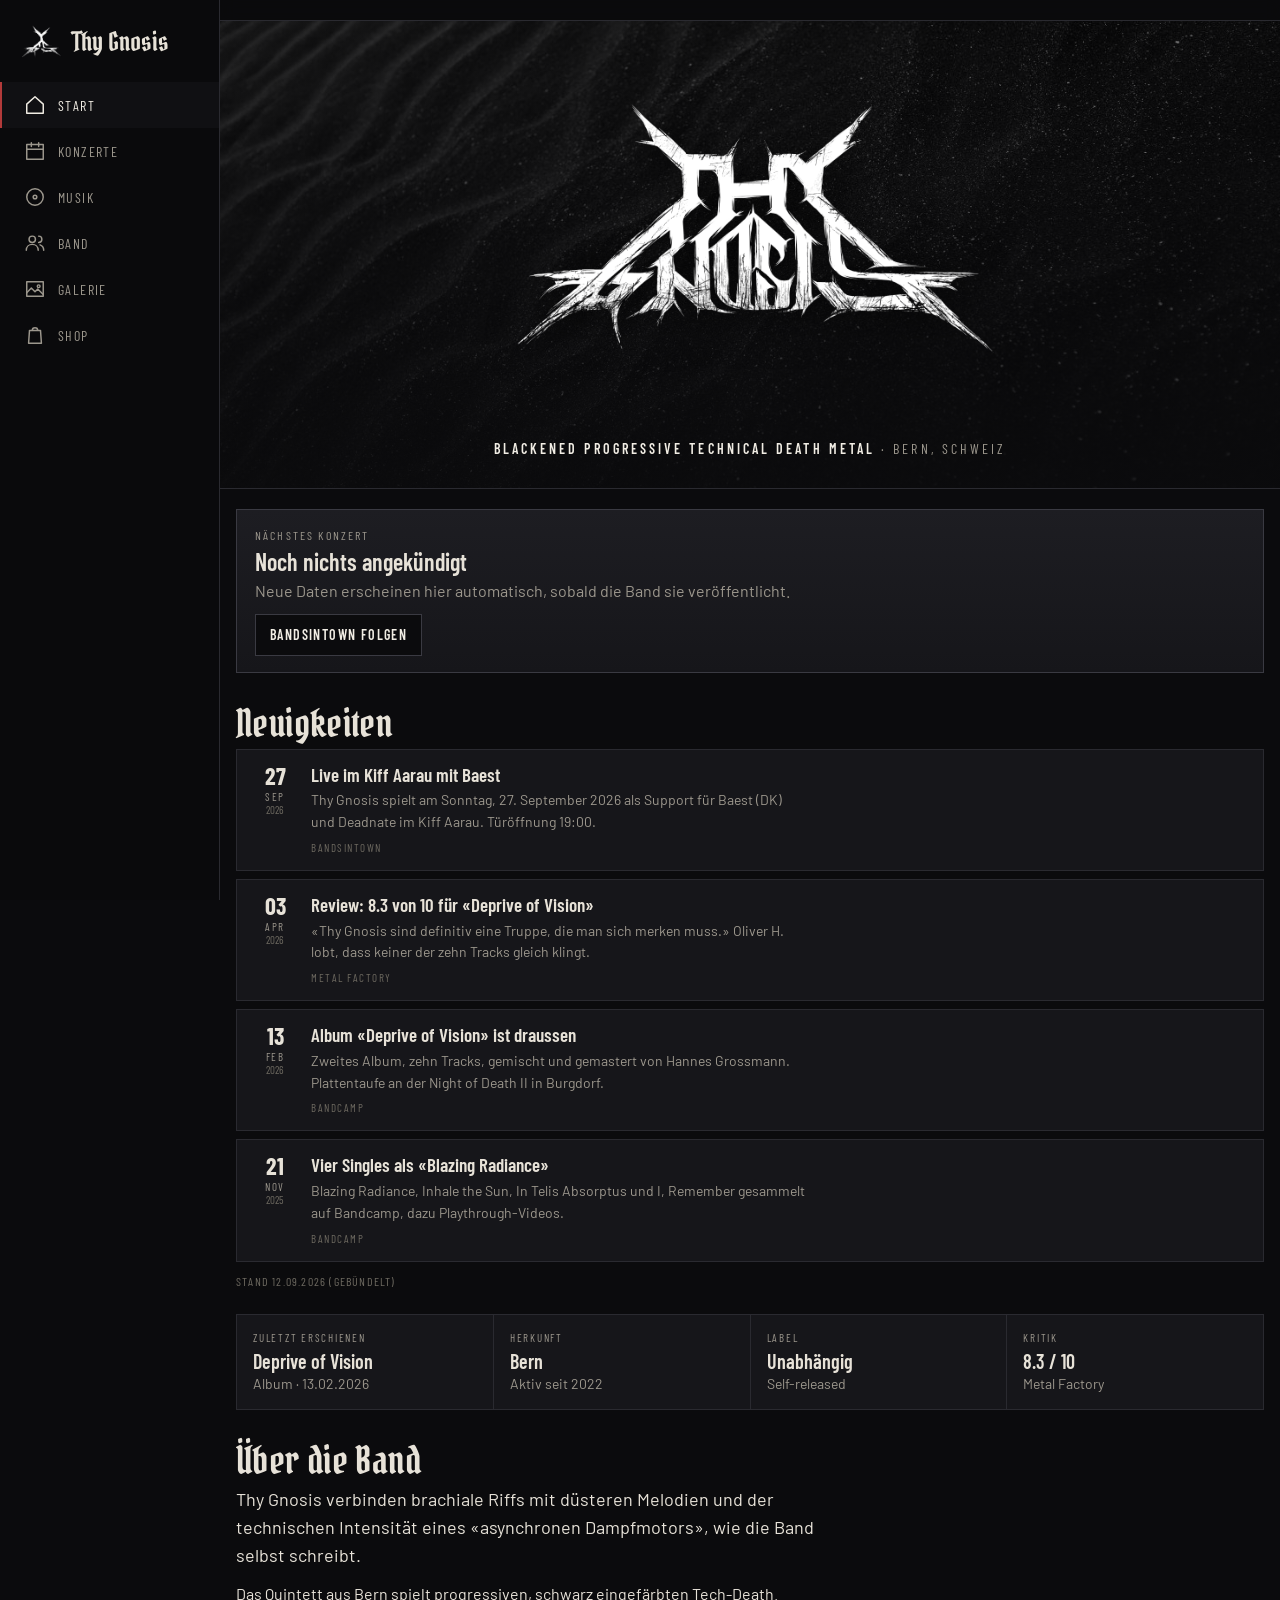
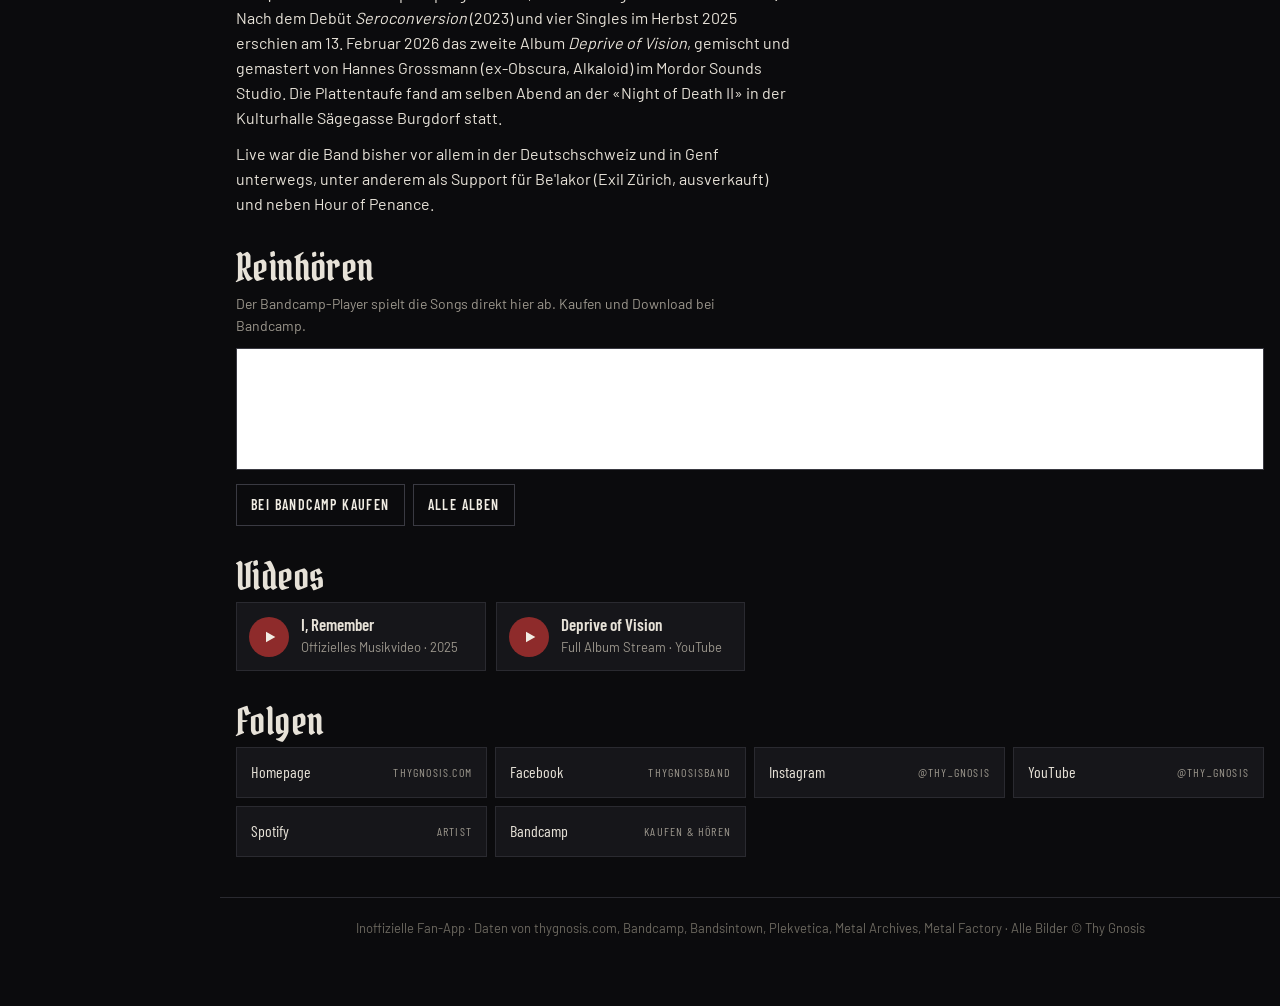
<file: thy-gnosis/index.html>
<!doctype html>
<html lang="de">
<head>
<meta charset="utf-8">
<meta name="viewport" content="width=device-width,initial-scale=1,viewport-fit=cover">
<meta name="color-scheme" content="dark">
<meta name="robots" content="noindex,nofollow">
<meta name="theme-color" content="#0b0b0d">
<link rel="manifest" href="manifest.webmanifest">
<link rel="apple-touch-icon" href="icon-180.png">
<link rel="icon" type="image/png" href="icon-192.png">
<title>Thy Gnosis</title>
<link rel="stylesheet" href="fonts/fonts.css">
<style>
:root{
  --bg:#0b0b0d; --bg2:#101013; --surface:#16161a; --surface2:#1d1d22; --line:#2a2a30; --line2:#3a3a42;
  --text:#e7e2d8; --muted:#9c978d; --dim:#6d6960;
  --blood:#8e2b2b; --blood2:#b23a3a; --bone:#f1ede4;
  --display:"Pirata One","Barlow Condensed",Impact,sans-serif;
  --cond:"Barlow Condensed","Arial Narrow",sans-serif;
  --body:"Barlow","Helvetica Neue",Arial,sans-serif;
  --rail:220px; --tab:64px; --max:1080px;
  --sat:env(safe-area-inset-top,0px); --sab:env(safe-area-inset-bottom,0px);
}
*{box-sizing:border-box}
html{color-scheme:dark;-webkit-text-size-adjust:100%;overflow-x:clip}
body{margin:0;background:var(--bg);color:var(--text);font-family:var(--body);font-size:16px;line-height:1.55;-webkit-font-smoothing:antialiased;-webkit-tap-highlight-color:rgba(255,255,255,.08);overscroll-behavior-y:none}
a{color:inherit}
img{display:block;max-width:100%}
button{font:inherit;color:inherit;background:none;border:0;padding:0;cursor:pointer}
:focus-visible{outline:2px solid var(--bone);outline-offset:2px}

/* shell */
.shell{min-height:100vh;display:flex;flex-direction:column}
.top{position:sticky;top:0;z-index:20;display:flex;align-items:center;gap:12px;padding:10px 16px;padding-top:calc(10px + var(--sat));background:rgba(11,11,13,.92);backdrop-filter:blur(8px);-webkit-backdrop-filter:blur(8px);border-bottom:1px solid var(--line)}
.top img{width:34px;height:31px}
.top .name{font-family:var(--display);font-size:24px;letter-spacing:.02em;line-height:1}
.top .sub{font-family:var(--cond);font-size:12px;letter-spacing:.14em;text-transform:uppercase;color:var(--muted)}
.top .live{margin-left:auto;font-family:var(--cond);font-size:12px;letter-spacing:.12em;text-transform:uppercase;color:var(--bone);background:var(--blood);padding:5px 10px;border-radius:2px;text-decoration:none;white-space:nowrap;min-width:0;max-width:62%;overflow:hidden;text-overflow:ellipsis}
.top .live:empty{display:none}
main{flex:1;padding:0 0 calc(var(--tab) + var(--sab) + 24px)}
.wrap{max-width:var(--max);margin:0 auto;padding:0 16px}
.view{display:none}
.view.active{display:block;animation:fade .25s ease}
@keyframes fade{from{opacity:.4}to{opacity:1}}
@media (prefers-reduced-motion:reduce){.view.active{animation:none}}

/* nav */
.nav{position:fixed;left:0;right:0;bottom:0;z-index:20;height:calc(var(--tab) + var(--sab));padding-bottom:var(--sab);display:grid;grid-template-columns:repeat(6,1fr);background:rgba(11,11,13,.96);border-top:1px solid var(--line);backdrop-filter:blur(8px);-webkit-backdrop-filter:blur(8px)}
.nav button{display:flex;flex-direction:column;align-items:center;justify-content:center;gap:3px;font-family:var(--cond);font-size:11px;letter-spacing:.1em;text-transform:uppercase;color:var(--muted);border-top:2px solid transparent}
.nav button svg{width:22px;height:22px;stroke:currentColor;fill:none;stroke-width:1.6;stroke-linecap:round;stroke-linejoin:round}
.nav button.on{color:var(--bone);border-top-color:var(--blood2)}
.nav .brand{display:none}
@media (min-width:900px){
  .shell{flex-direction:row}
  .nav{position:sticky;top:0;bottom:auto;height:100vh;width:var(--rail);grid-template-columns:1fr;grid-auto-rows:min-content;align-content:start;border-top:0;border-right:1px solid var(--line);padding:24px 0}
  .nav button{flex-direction:row;justify-content:flex-start;gap:12px;padding:12px 22px;font-size:14px;border-top:0;border-left:2px solid transparent}
  .nav button.on{border-left-color:var(--blood2);background:var(--bg2)}
  .nav .brand{display:flex;align-items:center;gap:10px;padding:0 22px 22px}
  .nav .brand img{width:40px}
  .nav .brand b{font-family:var(--display);font-weight:400;font-size:26px;line-height:1}
  .content{flex:1;min-width:0}
  main{padding-bottom:48px}
  .top .name,.top .sub,.top img{display:none}
  .top{justify-content:flex-end}
}

/* type */
h1,h2,h3{margin:0;font-weight:400;text-wrap:balance}
h2.sec{font-family:var(--display);font-size:38px;line-height:1;letter-spacing:.01em;margin:32px 0 6px}
.eyebrow{font-family:var(--cond);font-size:12px;letter-spacing:.18em;text-transform:uppercase;color:var(--muted);margin:0 0 10px}
p{margin:0 0 12px;max-width:62ch}
.lead{font-size:18px;color:var(--text)}
.note{font-size:14px;color:var(--muted)}
.rule{height:1px;background:var(--line);margin:28px 0}
.stamp{font-family:var(--cond);font-size:12px;letter-spacing:.1em;text-transform:uppercase;color:var(--dim);margin-top:10px}
.stamp.live{color:var(--muted)}

/* hero */
.hero{position:relative;background:#000 url(img/texture.jpg) center/cover no-repeat;border-bottom:1px solid var(--line)}
.hero::after{content:"";position:absolute;inset:0;background:linear-gradient(180deg,rgba(11,11,13,.35),rgba(11,11,13,.92))}
.hero .in{position:relative;z-index:1;max-width:var(--max);margin:0 auto;padding:36px 16px 28px;text-align:center}
.hero .logo{width:min(520px,80%);margin:0 auto 14px;filter:drop-shadow(0 4px 24px rgba(0,0,0,.8))}
.hero .tag{font-family:var(--cond);font-size:14px;letter-spacing:.22em;text-transform:uppercase;color:var(--muted)}
.hero .tag b{color:var(--bone);font-weight:600}

/* next show card */
.next{margin:20px 0 0;border:1px solid var(--line2);background:linear-gradient(180deg,var(--surface2),var(--surface));display:grid;grid-template-columns:auto 1fr;overflow:hidden}
.next.none{grid-template-columns:1fr}
.next .date{background:var(--blood);color:var(--bone);padding:16px 18px;display:flex;flex-direction:column;justify-content:center;align-items:center;font-family:var(--cond);line-height:1;min-width:92px}
.next .date .d{font-size:44px;font-weight:700}
.next .date .m{font-size:14px;letter-spacing:.16em;text-transform:uppercase;margin-top:4px}
.next .date .w{font-size:12px;letter-spacing:.12em;text-transform:uppercase;opacity:.8;margin-top:6px}
.next .body{padding:16px 18px;min-width:0}
.next h3{font-family:var(--cond);font-size:24px;font-weight:600;line-height:1.1}
.next .venue{color:var(--muted);margin:4px 0 10px}
.count{display:flex;gap:14px;font-family:var(--cond);font-variant-numeric:tabular-nums;margin:8px 0 12px}
.count div{text-align:center}.count b{display:block;font-size:26px;font-weight:600;line-height:1}.count span{font-size:11px;letter-spacing:.12em;text-transform:uppercase;color:var(--muted)}
.btns{display:flex;flex-wrap:wrap;gap:8px}
.btn{display:inline-flex;align-items:center;gap:6px;font-family:var(--cond);font-size:14px;font-weight:600;letter-spacing:.1em;text-transform:uppercase;text-decoration:none;padding:9px 14px;border:1px solid var(--line2);background:var(--bg);color:var(--bone)}
.btn.primary{background:var(--bone);color:#111;border-color:var(--bone)}
.btn:hover{border-color:var(--bone)}

/* news */
.news{display:grid;gap:8px}
.item-news{display:grid;grid-template-columns:auto 1fr;gap:14px;padding:14px 16px;border:1px solid var(--line);background:var(--surface);text-decoration:none}
.item-news:hover{border-color:var(--bone)}
.item-news .d{font-family:var(--cond);line-height:1;text-align:center;min-width:44px}
.item-news .d b{display:block;font-size:24px;font-weight:700}
.item-news .d span{display:block;font-size:11px;letter-spacing:.14em;text-transform:uppercase;color:var(--muted);margin-top:3px}
.item-news .d i{display:block;font-style:normal;font-size:11px;color:var(--dim);margin-top:2px}
.item-news h3{font-family:var(--cond);font-size:19px;font-weight:600;line-height:1.15}
.item-news p{font-size:14px;color:var(--muted);margin:4px 0 0}
.item-news .src{font-family:var(--cond);font-size:11px;letter-spacing:.14em;text-transform:uppercase;color:var(--dim);margin-top:6px}

/* facts strip */
.facts{display:grid;grid-template-columns:repeat(auto-fit,minmax(140px,1fr));gap:1px;background:var(--line);border:1px solid var(--line);margin-top:24px}
.facts > div{background:var(--surface);padding:14px 16px}
.facts .k{font-family:var(--cond);font-size:11px;letter-spacing:.16em;text-transform:uppercase;color:var(--muted)}
.facts .v{font-family:var(--cond);font-size:20px;font-weight:600;line-height:1.15;margin-top:4px}

/* concerts */
.gig{display:grid;grid-template-columns:72px 1fr;gap:14px;padding:16px 0;border-bottom:1px solid var(--line)}
.gig .d{font-family:var(--cond);line-height:1;text-align:center;padding-top:2px}
.gig .d b{display:block;font-size:30px;font-weight:700}
.gig .d span{display:block;font-size:12px;letter-spacing:.14em;text-transform:uppercase;color:var(--muted);margin-top:4px}
.gig .d i{display:block;font-style:normal;font-size:12px;color:var(--dim);margin-top:2px}
.gig h3{font-family:var(--cond);font-size:20px;font-weight:600;line-height:1.15}
.gig .v{color:var(--muted);font-size:15px}
.gig .with{font-size:14px;margin-top:4px}
.gig .with span{color:var(--muted)}
.gig .tags{display:flex;flex-wrap:wrap;gap:8px;margin-top:8px}
.chip{display:inline-flex;align-items:center;min-height:32px;font-family:var(--cond);font-size:12px;letter-spacing:.1em;text-transform:uppercase;padding:3px 8px;border:1px solid var(--line2);color:var(--muted);text-decoration:none}
.chip.rel{border-color:var(--blood2);color:var(--bone)}
a.chip:hover{color:var(--bone);border-color:var(--bone)}
.gig .fl{grid-column:1/-1;display:flex;gap:8px;flex-wrap:wrap}
.gig .fl img{width:72px;height:96px;object-fit:cover;border:1px solid var(--line2);cursor:zoom-in}
.empty{padding:18px;border:1px dashed var(--line2);color:var(--muted);font-size:15px}

/* music */
.album{display:grid;grid-template-columns:1fr;gap:18px;padding:22px 0;border-bottom:1px solid var(--line)}
@media (min-width:640px){.album{grid-template-columns:240px 1fr}}
.album .zoom{align-self:start}
.album img{width:100%;aspect-ratio:1;object-fit:cover;border:1px solid var(--line2)}
.album h3{font-family:var(--display);font-size:32px;line-height:1}
.album .meta{font-family:var(--cond);font-size:13px;letter-spacing:.14em;text-transform:uppercase;color:var(--muted);margin:4px 0 10px}
.player{margin:0 0 14px;border:1px solid var(--line2);background:var(--surface);min-height:120px;position:relative}
.player iframe{display:block;width:100%;height:120px;border:0}
.player .ph{position:absolute;inset:0;display:flex;align-items:center;justify-content:center;gap:10px;font-family:var(--cond);font-size:14px;letter-spacing:.12em;text-transform:uppercase;color:var(--muted);pointer-events:none}
.player.loaded .ph{display:none}
.player .ph svg{width:18px;height:18px;fill:var(--muted)}
.tracks{list-style:none;margin:0 0 12px;padding:0;columns:1;font-variant-numeric:tabular-nums}
@media (min-width:640px){.tracks.two{columns:2;column-gap:28px}}
.tracks li{display:flex;justify-content:space-between;gap:10px;padding:5px 0;border-bottom:1px dotted var(--line);font-size:15px;break-inside:avoid}
.tracks li span:first-child{color:var(--muted);width:22px;flex:none}
.tracks li span:nth-child(2){flex:1}
.tracks li span:last-child{color:var(--muted);font-family:var(--cond)}
.stream{display:flex;flex-wrap:wrap;gap:8px}

/* videos */
.vids{display:grid;grid-template-columns:repeat(auto-fill,minmax(220px,1fr));gap:10px}
.vid{display:flex;gap:12px;align-items:center;padding:12px;border:1px solid var(--line);background:var(--surface);text-decoration:none}
.vid:hover{border-color:var(--bone)}
.vid .play{flex:none;width:40px;height:40px;border-radius:50%;background:var(--blood);display:grid;place-items:center}
.vid .play svg{width:16px;height:16px;fill:var(--bone);margin-left:2px}
.vid b{font-family:var(--cond);font-size:17px;font-weight:600;display:block;line-height:1.1}
.vid span{font-size:13px;color:var(--muted)}

/* band */
.members{display:grid;grid-template-columns:repeat(auto-fit,minmax(150px,1fr));gap:1px;background:var(--line);border:1px solid var(--line)}
.members > div{background:var(--surface);padding:14px 16px}
@media (max-width:485px){.members > div:last-child:nth-child(odd){grid-column:1/-1}}
.members b{font-family:var(--cond);font-size:20px;font-weight:600;display:block;line-height:1.1}
.members span{font-family:var(--cond);font-size:12px;letter-spacing:.14em;text-transform:uppercase;color:var(--muted)}
.members i{display:block;font-style:normal;font-size:13px;color:var(--dim);margin-top:4px}
.quote{border-left:2px solid var(--blood2);padding:6px 0 6px 16px;margin:14px 0}
.quote p{font-size:17px;font-style:italic;margin:0 0 6px}
.quote cite{font-style:normal;font-family:var(--cond);font-size:13px;letter-spacing:.12em;text-transform:uppercase;color:var(--muted)}
.quote cite a{color:var(--muted)}
.scores{display:flex;flex-wrap:wrap;gap:10px;margin:10px 0 0}
.score{border:1px solid var(--line2);padding:10px 14px;min-width:120px}
.score b{font-family:var(--cond);font-size:26px;font-weight:700;display:block;line-height:1}
.score small{font-size:14px;color:var(--muted)}
.score span{font-size:12px;color:var(--muted);letter-spacing:.08em;text-transform:uppercase;font-family:var(--cond)}
.band-photo{border:1px solid var(--line2);margin:12px 0 6px}
figcaption{font-size:13px;color:var(--muted)}

/* gallery + links */
.grid{display:grid;grid-template-columns:repeat(auto-fill,minmax(150px,1fr));gap:8px}
.grid button{border:1px solid var(--line);background:var(--surface);overflow:hidden;text-align:left}
.grid img{width:100%;aspect-ratio:3/4;object-fit:cover;transition:transform .3s}
.grid button:hover img{transform:scale(1.03)}
.grid figure{margin:0}
.grid figcaption{padding:6px 8px;font-family:var(--cond);font-size:12px;letter-spacing:.06em}
.grid.wide{grid-template-columns:repeat(auto-fill,minmax(220px,1fr))}
.grid.wide img{aspect-ratio:3/2}
.linklist{display:grid;grid-template-columns:repeat(auto-fill,minmax(240px,1fr));gap:8px}
.linklist a{display:flex;align-items:center;justify-content:space-between;gap:10px;padding:12px 14px;border:1px solid var(--line);background:var(--surface);text-decoration:none;font-family:var(--cond);font-size:16px}
.linklist a small{color:var(--muted);font-size:12px;letter-spacing:.1em;text-transform:uppercase;text-align:right}
.linklist a:hover{border-color:var(--bone)}

/* shop */
.shop{display:grid;grid-template-columns:repeat(auto-fill,minmax(160px,1fr));gap:10px}
.item{border:1px solid var(--line);background:var(--surface);display:flex;flex-direction:column;text-decoration:none}
.item:hover{border-color:var(--bone)}
.item img{width:100%;aspect-ratio:1;object-fit:contain;background:#fff;padding:8px}
.item .t{padding:10px 12px 12px;display:flex;flex-direction:column;gap:4px;flex:1}
.item b{font-family:var(--cond);font-size:16px;font-weight:600;line-height:1.15}
.item .p{margin-top:auto;font-family:var(--cond);font-size:18px;font-variant-numeric:tabular-nums}

/* lightbox */
.lb{position:fixed;inset:0;z-index:50;background:rgba(0,0,0,.94);display:none;align-items:center;justify-content:center;padding:16px}
.lb.open{display:flex}
.lb img{max-width:100%;max-height:88vh;object-fit:contain;border:1px solid var(--line2)}
.lb .cap{position:absolute;bottom:calc(14px + var(--sab));left:0;right:0;text-align:center;font-family:var(--cond);font-size:14px;letter-spacing:.08em;color:var(--muted)}
.lb .x{position:absolute;top:calc(12px + var(--sat));right:16px;width:44px;height:44px;display:grid;place-items:center;font-size:34px;line-height:1;color:var(--bone)}

footer{border-top:1px solid var(--line);margin-top:40px;padding:20px 16px;font-size:13px;color:var(--dim);text-align:center}
footer a{color:var(--muted)}
</style>
</head>
<body>
<!-- app -->
<div class="shell">
<nav class="nav" aria-label="Bereiche">
  <div class="brand"><img src="img/symbol.png" alt=""><b>Thy Gnosis</b></div>
  <button data-v="start" class="on"><svg viewBox="0 0 24 24"><path d="M3 11 12 3l9 8v10H3z"/></svg>Start</button>
  <button data-v="konzerte"><svg viewBox="0 0 24 24"><rect x="3" y="5" width="18" height="16"/><path d="M3 10h18M8 3v4M16 3v4"/></svg>Konzerte</button>
  <button data-v="musik"><svg viewBox="0 0 24 24"><circle cx="12" cy="12" r="9"/><circle cx="12" cy="12" r="2"/></svg>Musik</button>
  <button data-v="band"><svg viewBox="0 0 24 24"><circle cx="9" cy="8" r="3.5"/><path d="M2.5 20c0-4 3-6.5 6.5-6.5s6.5 2.5 6.5 6.5M16 4.5a3.5 3.5 0 0 1 0 7M21.5 20c0-3-1.5-5-4-6"/></svg>Band</button>
  <button data-v="galerie"><svg viewBox="0 0 24 24"><rect x="3" y="4" width="18" height="16"/><path d="m3 16 5-5 4 4 3-3 6 6"/><circle cx="16" cy="9" r="1.5"/></svg>Galerie</button>
  <button data-v="shop"><svg viewBox="0 0 24 24"><path d="M6 7h12l1 14H5zM9 7a3 3 0 0 1 6 0"/></svg>Shop</button>
</nav>

<div class="content">
<header class="top">
  <img src="img/symbol.png" alt="">
  <div><div class="name">Thy Gnosis</div><div class="sub">Bern · Prog Tech Death</div></div>
  <a class="live" id="livebadge" href="#konzerte" data-go="konzerte"></a>
</header>

<main>

<!-- START -->
<section class="view active" id="v-start">
  <div class="hero"><div class="in">
    <img class="logo" src="img/logo.png" alt="Thy Gnosis Logo">
    <div class="tag"><b>Blackened progressive technical death metal</b> · Bern, Schweiz</div>
  </div></div>
  <div class="wrap">
    <div class="next" id="next"></div>
    <div class="stamp" id="stamp-next"></div>

    <h2 class="sec">Neuigkeiten</h2>
    <div class="news" id="news"></div>
    <div class="stamp" id="stamp-news"></div>

    <div class="facts">
      <div><div class="k">Zuletzt erschienen</div><div class="v">Deprive of Vision</div><div class="note">Album · 13.02.2026</div></div>
      <div><div class="k">Herkunft</div><div class="v">Bern</div><div class="note">Aktiv seit 2022</div></div>
      <div><div class="k">Label</div><div class="v">Unabhängig</div><div class="note">Self-released</div></div>
      <div><div class="k">Kritik</div><div class="v">8.3 / 10</div><div class="note">Metal Factory</div></div>
    </div>

    <h2 class="sec">Über die Band</h2>
    <p class="lead">Thy Gnosis verbinden brachiale Riffs mit düsteren Melodien und der technischen Intensität eines «asynchronen Dampfmotors», wie die Band selbst schreibt.</p>
    <p>Das Quintett aus Bern spielt progressiven, schwarz eingefärbten Tech-Death. Nach dem Debüt <em>Seroconversion</em> (2023) und vier Singles im Herbst 2025 erschien am 13. Februar 2026 das zweite Album <em>Deprive of Vision</em>, gemischt und gemastert von Hannes Grossmann (ex-Obscura, Alkaloid) im Mordor Sounds Studio. Die Plattentaufe fand am selben Abend an der «Night of Death II» in der Kulturhalle Sägegasse Burgdorf statt.</p>
    <p>Live war die Band bisher vor allem in der Deutschschweiz und in Genf unterwegs, unter anderem als Support für Be'lakor (Exil Zürich, ausverkauft) und neben Hour of Penance.</p>

    <h2 class="sec">Reinhören</h2>
    <p class="note">Der Bandcamp-Player spielt die Songs direkt hier ab. Kaufen und Download bei Bandcamp.</p>
    <div class="player" data-album="3865331985" data-title="Deprive of Vision"><div class="ph"><svg viewBox="0 0 24 24"><path d="M6 4l14 8-14 8z"/></svg>Player wird geladen</div></div>
    <div class="btns"><a class="btn" href="https://thygnosis.bandcamp.com/album/deprive-of-vision" target="_blank" rel="noopener">Bei Bandcamp kaufen</a><a class="btn" href="#musik" data-go="musik">Alle Alben</a></div>

    <h2 class="sec">Videos</h2>
    <div class="vids">
      <a class="vid" href="https://www.youtube.com/watch?v=LIzvZ-xCKmI" target="_blank" rel="noopener"><div class="play"><svg viewBox="0 0 24 24"><path d="M6 4l14 8-14 8z"/></svg></div><div><b>I, Remember</b><span>Offizielles Musikvideo · 2025</span></div></a>
      <a class="vid" href="https://www.youtube.com/watch?v=VNDXzV_X9cU" target="_blank" rel="noopener"><div class="play"><svg viewBox="0 0 24 24"><path d="M6 4l14 8-14 8z"/></svg></div><div><b>Deprive of Vision</b><span>Full Album Stream · YouTube</span></div></a>
    </div>

    <h2 class="sec">Folgen</h2>
    <div class="linklist">
      <a href="https://thygnosis.com" target="_blank" rel="noopener">Homepage <small>thygnosis.com</small></a>
      <a href="https://www.facebook.com/ThyGnosisBand" target="_blank" rel="noopener">Facebook <small>ThyGnosisBand</small></a>
      <a href="https://www.instagram.com/thy_gnosis" target="_blank" rel="noopener">Instagram <small>@thy_gnosis</small></a>
      <a href="https://www.youtube.com/@Thy_Gnosis" target="_blank" rel="noopener">YouTube <small>@Thy_Gnosis</small></a>
      <a href="https://open.spotify.com/artist/2KGG7Fpn58htq3SCM36rQ1" target="_blank" rel="noopener">Spotify <small>Artist</small></a>
      <a href="https://thygnosis.bandcamp.com" target="_blank" rel="noopener">Bandcamp <small>Kaufen &amp; hören</small></a>
    </div>
  </div>
</section>

<!-- KONZERTE -->
<section class="view" id="v-konzerte">
  <div class="wrap">
    <h2 class="sec">Konzerte</h2>
    <p class="eyebrow">Kommend</p>
    <div id="upcoming"></div>
    <div class="stamp" id="stamp-upcoming"></div>
    <p class="note" style="margin-top:12px">Booking: <a href="mailto:info@thygnosis.com">info@thygnosis.com</a> · Alle Termine auch auf <a href="https://www.bandsintown.com/a/15508708-thy-gnosis" target="_blank" rel="noopener">Bandsintown</a> und <a href="https://thygnosis.com/concerts" target="_blank" rel="noopener">thygnosis.com</a>.</p>

    <div class="rule"></div>
    <p class="eyebrow">Vergangene Konzerte</p>
    <div id="past"></div>
  </div>
</section>

<!-- MUSIK -->
<section class="view" id="v-musik">
  <div class="wrap">
    <h2 class="sec">Musik</h2>
    <p class="note">Reinhören direkt in der App über den Bandcamp-Player. Bandcamp erlaubt pro Song ein paar Gratis-Durchläufe, danach gehört das Album gekauft.</p>

    <div class="album">
      <button class="zoom" data-src="img/cover-dov.jpg" data-cap="Deprive of Vision (2026)"><img src="img/cover-dov.jpg" alt="Cover Deprive of Vision"></button>
      <div>
        <h3>Deprive of Vision</h3>
        <div class="meta">Album · 13. Februar 2026 · 10 Tracks · 57:55</div>
        <div class="player" data-album="3865331985" data-title="Deprive of Vision"><div class="ph"><svg viewBox="0 0 24 24"><path d="M6 4l14 8-14 8z"/></svg>Player wird geladen</div></div>
        <ol class="tracks two">
          <li><span>1</span><span>Blazing Radiance</span><span>4:57</span></li>
          <li><span>2</span><span>Unconquerable</span><span>7:39</span></li>
          <li><span>3</span><span>Obscured \ Astray</span><span>6:45</span></li>
          <li><span>4</span><span>In Telis Absorptus</span><span>6:25</span></li>
          <li><span>5</span><span>Inhale the Sun</span><span>7:32</span></li>
          <li><span>6</span><span>A Restraint in Waters of Uncertainty</span><span>5:17</span></li>
          <li><span>7</span><span>Echoes of a Fading Thought</span><span>1:22</span></li>
          <li><span>8</span><span>Deceased in Mist</span><span>5:50</span></li>
          <li><span>9</span><span>First Contact</span><span>4:52</span></li>
          <li><span>10</span><span>I, Remember</span><span>7:16</span></li>
        </ol>
        <p class="note">Mix &amp; Mastering: Hannes Grossmann, Mordor Sounds Studio. Self-released. Auch als Kassette und Album-Shirt im Shop.</p>
        <div class="stream">
          <a class="chip rel" href="https://thygnosis.bandcamp.com/album/deprive-of-vision" target="_blank" rel="noopener">Bandcamp · EUR 9</a>
          <a class="chip" href="https://open.spotify.com/intl-de/album/3fKDxZTsXITX0iHWgIIb5e" target="_blank" rel="noopener">Spotify</a>
          <a class="chip" href="https://music.apple.com/ch/album/deprive-of-vision/1805580531" target="_blank" rel="noopener">Apple Music</a>
          <a class="chip" href="https://tidal.com/album/427276493" target="_blank" rel="noopener">Tidal</a>
          <a class="chip" href="https://www.deezer.com/de/album/735488041" target="_blank" rel="noopener">Deezer</a>
          <a class="chip" href="https://www.youtube.com/watch?v=VNDXzV_X9cU" target="_blank" rel="noopener">YouTube</a>
        </div>
      </div>
    </div>

    <div class="album">
      <button class="zoom" data-src="img/cover-br.jpg" data-cap="Blazing Radiance (2025)"><img src="img/cover-br.jpg" alt="Cover Blazing Radiance"></button>
      <div>
        <h3>Blazing Radiance</h3>
        <div class="meta">Singles / EP · 21. November 2025 · 4 Tracks</div>
        <div class="player" data-album="216552479" data-title="Blazing Radiance"><div class="ph"><svg viewBox="0 0 24 24"><path d="M6 4l14 8-14 8z"/></svg>Player wird geladen</div></div>
        <ol class="tracks">
          <li><span>1</span><span>Blazing Radiance</span><span>4:57</span></li>
          <li><span>2</span><span>Inhale the Sun</span><span>7:32</span></li>
          <li><span>3</span><span>In Telis Absorptus</span><span>6:25</span></li>
          <li><span>4</span><span>I, Remember</span><span>7:16</span></li>
        </ol>
        <p class="note">Die vier Vorab-Singles zum zweiten Album, im Herbst 2025 einzeln veröffentlicht und auf Bandcamp als Bundle gesammelt.</p>
        <div class="stream">
          <a class="chip rel" href="https://thygnosis.bandcamp.com/album/blazing-radiance" target="_blank" rel="noopener">Bandcamp</a>
          <a class="chip" href="https://open.spotify.com/artist/2KGG7Fpn58htq3SCM36rQ1" target="_blank" rel="noopener">Spotify</a>
        </div>
      </div>
    </div>

    <div class="album">
      <button class="zoom" data-src="img/cover-sero.jpg" data-cap="Seroconversion (2023)"><img src="img/cover-sero.jpg" alt="Cover Seroconversion"></button>
      <div>
        <h3>Seroconversion</h3>
        <div class="meta">Debütalbum · 25. Februar 2023 · 8 Tracks · 46:41</div>
        <div class="player" data-album="2810298999" data-title="Seroconversion"><div class="ph"><svg viewBox="0 0 24 24"><path d="M6 4l14 8-14 8z"/></svg>Player wird geladen</div></div>
        <ol class="tracks two">
          <li><span>1</span><span>Nagana</span><span>6:47</span></li>
          <li><span>2</span><span>Eternal Cell Cycles</span><span>1:59</span></li>
          <li><span>3</span><span>HeLa</span><span>5:30</span></li>
          <li><span>4</span><span>Watching You Fade</span><span>8:31</span></li>
          <li><span>5</span><span>Tongue Eater</span><span>6:25</span></li>
          <li><span>6</span><span>Ghost Net</span><span>1:58</span></li>
          <li><span>7</span><span>Yrr</span><span>7:51</span></li>
          <li><span>8</span><span>Morbid Crown</span><span>7:40</span></li>
        </ol>
        <p class="note">Plattentaufe am 25.02.2023 im Malibu Bern mit Anachronism und Vorax. Als CD im Shop erhältlich.</p>
        <div class="stream">
          <a class="chip rel" href="https://thygnosis.bandcamp.com/album/seroconversion" target="_blank" rel="noopener">Bandcamp</a>
          <a class="chip" href="https://open.spotify.com/intl-de/album/3kgCn06Rmdagd4UgUCLCkz" target="_blank" rel="noopener">Spotify</a>
          <a class="chip" href="https://music.apple.com/ch/album/seroconversion/1661685537" target="_blank" rel="noopener">Apple Music</a>
          <a class="chip" href="https://tidal.com/album/268759522" target="_blank" rel="noopener">Tidal</a>
          <a class="chip" href="https://dzr.page.link/eJXEHskTNrzqku3U7" target="_blank" rel="noopener">Deezer</a>
        </div>
      </div>
    </div>

    <h2 class="sec">Videos</h2>
    <div class="vids">
      <a class="vid" href="https://www.youtube.com/watch?v=LIzvZ-xCKmI" target="_blank" rel="noopener"><div class="play"><svg viewBox="0 0 24 24"><path d="M6 4l14 8-14 8z"/></svg></div><div><b>I, Remember</b><span>Musikvideo · 2025</span></div></a>
      <a class="vid" href="https://www.youtube.com/watch?v=23mBjNtKEU0" target="_blank" rel="noopener"><div class="play"><svg viewBox="0 0 24 24"><path d="M6 4l14 8-14 8z"/></svg></div><div><b>Blazing Radiance</b><span>Guitar Playthrough · 2025</span></div></a>
      <a class="vid" href="https://www.youtube.com/watch?v=ycMmMtwWxZQ" target="_blank" rel="noopener"><div class="play"><svg viewBox="0 0 24 24"><path d="M6 4l14 8-14 8z"/></svg></div><div><b>Inhale the Sun</b><span>Guitar / Bass Playthrough · 2025</span></div></a>
      <a class="vid" href="https://www.youtube.com/watch?v=seCAGpyuVeU" target="_blank" rel="noopener"><div class="play"><svg viewBox="0 0 24 24"><path d="M6 4l14 8-14 8z"/></svg></div><div><b>In Telis Absorptus</b><span>Drum Playthrough · 2025</span></div></a>
      <a class="vid" href="https://www.youtube.com/watch?v=VNDXzV_X9cU" target="_blank" rel="noopener"><div class="play"><svg viewBox="0 0 24 24"><path d="M6 4l14 8-14 8z"/></svg></div><div><b>Deprive of Vision</b><span>Full Album · 2026</span></div></a>
      <a class="vid" href="https://www.youtube.com/channel/UC5bz5V3cudaOG3T_HM08c3g" target="_blank" rel="noopener"><div class="play"><svg viewBox="0 0 24 24"><path d="M6 4l14 8-14 8z"/></svg></div><div><b>Alle Videos</b><span>YouTube-Kanal</span></div></a>
    </div>

    <h2 class="sec">Streaming &amp; Kaufen</h2>
    <div class="linklist">
      <a href="https://thygnosis.bandcamp.com" target="_blank" rel="noopener">Bandcamp <small>Digital · CD · Tape</small></a>
      <a href="https://open.spotify.com/artist/2KGG7Fpn58htq3SCM36rQ1" target="_blank" rel="noopener">Spotify <small>Artist</small></a>
      <a href="https://music.apple.com/ch/artist/thy-gnosis/1661657823" target="_blank" rel="noopener">Apple Music <small>Artist</small></a>
      <a href="https://www.deezer.com/en/artist/195029907" target="_blank" rel="noopener">Deezer <small>Artist</small></a>
      <a href="https://soundcloud.com/thygnosis" target="_blank" rel="noopener">SoundCloud <small>thygnosis</small></a>
      <a href="https://mx3.ch/thygnosis" target="_blank" rel="noopener">Mx3.ch <small>SRG-Musikplattform</small></a>
    </div>
  </div>
</section>

<!-- BAND -->
<section class="view" id="v-band">
  <div class="wrap">
    <h2 class="sec">Band</h2>
    <figure style="margin:0">
      <button class="zoom" data-src="img/band.jpg" data-cap="Thy Gnosis, v.l.n.r.: Dr. Grü, S.U., Markus, Aurel, Jan"><img class="band-photo" src="img/band.jpg" alt="Bandfoto Thy Gnosis vor einer Steinmauer"></button>
      <figcaption>Von links nach rechts: Dr. Grü, S.U., Markus, Aurel, Jan. Pressefoto von thygnosis.com.</figcaption>
    </figure>

    <p class="eyebrow" style="margin-top:22px">Besetzung</p>
    <div class="members">
      <div><b>Markus Gerber</b><span>Vocals</span><i>auch: Frank Needs Help</i></div>
      <div><b>Jan Beedy</b><span>Gitarre</span><i>ex-Omnicide</i></div>
      <div><b>Christian «Dr. Grü»</b><span>Gitarre</span><i>ex-Irony of Fate, ex-Fate Control</i></div>
      <div><b>Aurel Bodone</b><span>Bass · seit 2023</span><i>Nachfolger von Jo (Apokryphon, ex-Darkspace)</i></div>
      <div><b>Stefan U.</b><span>Drums</span><i>auch: Sulphur Sun; ex-Diagnosis: Human, ex-Omnicide</i></div>
    </div>
    <p class="note" style="margin-top:8px">Quellen: Metal Archives, Metal Factory, thygnosis.com.</p>

    <h2 class="sec">Biografie</h2>
    <p>Thy Gnosis gründeten sich 2022 in Bern. Das erste belegbare Konzert unter diesem Namen war der Headbangersball-Silvester im Graffiti Bern am 31.12.2022. Zwei Monate später folgte mit <em>Seroconversion</em> das Debütalbum, getauft im Malibu Bern.</p>
    <p>2023 spielte die Band unter anderem am Slamcult Vol. V im Akut Thun, als Support für Be'lakor im ausverkauften Exil Zürich und am Ruination Metal Fest in Burgdorf. 2024 und 2025 folgten Shows in Bern, Biel und Genf, darunter «Prog Death Over Bern» im Malibu.</p>
    <p>Im Herbst 2025 erschienen vier Singles, am 13. Februar 2026 das zweite Album <em>Deprive of Vision</em>, das die Band an der «Night of Death II» zusammen mit Hour of Penance und Defaced live taufte. Bandsintown beschreibt die Band als harten, fordernden Progressive Death Metal mit schnellen, schönen Riffs und einer eigenwilligen Bühnenpräsenz.</p>

    <h2 class="sec">Kritiken</h2>
    <div class="scores">
      <div class="score"><b>8.3<small>/10</small></b><span>Metal Factory</span></div>
      <div class="score"><b>86<small>%</small></b><span>Metal Archives</span></div>
      <div class="score"><b>9.0<small>/10</small></b><span>Metal na Lata</span></div>
    </div>
    <div class="quote"><p>«Keiner der Tracks klingt identisch, keiner wird mit demselben Grundbeat durchgezogen. Jeder Song vermittelt eine ganz eigene Stimmung und Atmosphäre.»</p><cite>Oliver H., <a href="https://metalfactory.ch/music-reviews/aktuell/review/thy-gnosis-deprive-of-vision" target="_blank" rel="noopener">Metal Factory</a>, zu Deprive of Vision</cite></div>
    <div class="quote"><p>«Thy Gnosis sind definitiv eine Truppe, die man sich merken muss.»</p><cite>Metal Factory</cite></div>
    <div class="quote"><p>«Australischer Melodic Death meets Schweizer Progressive Death im EXIL bei gefühlt 40° und vollem Haus.»</p><cite><a href="https://plekvetica.ch/event-details/belakor/" target="_blank" rel="noopener">Plekvetica</a>, Be'lakor-Show, 19.08.2023</cite></div>

    <h2 class="sec">Kontakt &amp; Presse</h2>
    <div class="linklist">
      <a href="mailto:info@thygnosis.com">E-Mail <small>info@thygnosis.com</small></a>
      <a href="https://thygnosis.com/data/files/epk_thy_gnosis.pdf" target="_blank" rel="noopener">EPK <small>PDF</small></a>
      <a href="https://thygnosis.com/data/files/thygnosis_bandbio_depdf.pdf" target="_blank" rel="noopener">Bio (DE) <small>PDF</small></a>
      <a href="https://thygnosis.com/data/files/photos/thygnosis_tech_rider.pdf" target="_blank" rel="noopener">Tech Rider <small>PDF</small></a>
      <a href="https://thygnosis.com/data/files/thy_gnosis_logos.zip" target="_blank" rel="noopener">Logos <small>ZIP</small></a>
      <a href="https://thygnosis.com/data/files/thy_gnosis_photos.zip" target="_blank" rel="noopener">Pressefotos <small>ZIP</small></a>
    </div>

    <h2 class="sec">Alle Links</h2>
    <div class="linklist" id="alllinks"></div>
  </div>
</section>

<!-- GALERIE -->
<section class="view" id="v-galerie">
  <div class="wrap">
    <h2 class="sec">Galerie</h2>
    <p class="eyebrow">Bandfotos &amp; Artwork</p>
    <div class="grid wide" id="photos"></div>
    <p class="eyebrow" style="margin-top:24px">Flyer</p>
    <div class="grid" id="flyers"></div>
    <p class="eyebrow" style="margin-top:24px">Livefotos (extern)</p>
    <div class="linklist">
      <a href="https://plekvetica.ch/konzertfotos/maf/galleries/thy-gnosis-kulturhalle-saegegasse-burgdorf-13-02-2026/band/3718" target="_blank" rel="noopener">Night of Death II, Burgdorf <small>13.02.2026</small></a>
      <a href="https://plekvetica.ch/konzertfotos/maf/galleries/thy-gnosis-kulturhalle-saegegasse-burgdorf-16-12-2023/band/3718" target="_blank" rel="noopener">Ruination Metal Fest, Burgdorf <small>16.12.2023</small></a>
      <a href="https://plekvetica.ch/konzertfotos/maf/galleries/thy-gnosis-exil-zuerich-19-08-2023/band/3718" target="_blank" rel="noopener">Be'lakor-Support, Exil Zürich <small>19.08.2023</small></a>
      <a href="https://www.instagram.com/thy_gnosis" target="_blank" rel="noopener">Instagram <small>Aktuelle Fotos</small></a>
    </div>
  </div>
</section>

<!-- SHOP -->
<section class="view" id="v-shop">
  <div class="wrap">
    <h2 class="sec">Shop</h2>
    <p class="note">Preise gemäss thygnosis.com/shop. Bestellung direkt im offiziellen Shop.</p>
    <div class="shop" id="shop"></div>
    <div class="btns" style="margin-top:16px">
      <a class="btn primary" href="https://thygnosis.com/shop" target="_blank" rel="noopener">Zum Shop</a>
      <a class="btn" href="https://thygnosis.bandcamp.com" target="_blank" rel="noopener">Bandcamp</a>
    </div>
  </div>
</section>

<footer>Inoffizielle Fan-App · Daten von thygnosis.com, Bandcamp, Bandsintown, Plekvetica, Metal Archives, Metal Factory · Alle Bilder © Thy Gnosis</footer>
</main>
</div>
</div>

<div class="lb" id="lb" role="dialog" aria-label="Bild"><button class="x" aria-label="Schliessen">×</button><img alt=""><div class="cap"></div></div>

<script>
/* ---------- bundled data (fallback when offline) ---------- */
const FEED_URL = 'https://raw.githubusercontent.com/sebastianbuergy-oss/thy-gnosis-ios/main/feed/feed.json';
const BIT_URL = 'https://rest.bandsintown.com/artists/id_15508708/events?app_id=js_thygnosis.com&date=upcoming';
const MONTHS = ['Jan','Feb','Mär','Apr','Mai','Jun','Jul','Aug','Sep','Okt','Nov','Dez'];
const WEEKDAYS = ['So','Mo','Di','Mi','Do','Fr','Sa'];

const bundled = {
  updated: '2026-09-12',
  upcoming: [
    {date:'2026-09-27',time:'19:00',title:'Support für Baest (DK)',venue:'Kiff',city:'Aarau',lineup:'Baest, Deadnate, Thy Gnosis',note:'Thy Gnosis eröffnet für die dänische Death-Metal-Band Baest auf ihrer «Colossal»-Tour.',tickets:'https://www.seetickets.com/ch/event/baest-dk-/kiff-foyer/3625845',url:'https://www.bandsintown.com/e/108721934',preview:'https://www.metalinside.ch/2026/09/baest-kiff-aarau-2026-preview/'}
  ],
  news: [
    {date:'2026-09-27',source:'Bandsintown',title:'Live im Kiff Aarau mit Baest',text:'Thy Gnosis spielt am Sonntag, 27. September 2026 als Support für Baest (DK) und Deadnate im Kiff Aarau. Türöffnung 19:00.',url:'https://www.bandsintown.com/e/108721934'},
    {date:'2026-04-03',source:'Metal Factory',title:'Review: 8.3 von 10 für «Deprive of Vision»',text:'«Thy Gnosis sind definitiv eine Truppe, die man sich merken muss.» Oliver H. lobt, dass keiner der zehn Tracks gleich klingt.',url:'https://metalfactory.ch/music-reviews/aktuell/review/thy-gnosis-deprive-of-vision'},
    {date:'2026-02-13',source:'Bandcamp',title:'Album «Deprive of Vision» ist draussen',text:'Zweites Album, zehn Tracks, gemischt und gemastert von Hannes Grossmann. Plattentaufe an der Night of Death II in Burgdorf.',url:'https://thygnosis.bandcamp.com/album/deprive-of-vision'},
    {date:'2025-11-21',source:'Bandcamp',title:'Vier Singles als «Blazing Radiance»',text:'Blazing Radiance, Inhale the Sun, In Telis Absorptus und I, Remember gesammelt auf Bandcamp, dazu Playthrough-Videos.',url:'https://thygnosis.bandcamp.com/album/blazing-radiance'}
  ]
};

const past = [
  {d:'13',m:'Feb',y:'2026',t:'Night of Death II',v:'Kulturhalle Sägegasse, Burgdorf',w:'Hour of Penance (IT), Thy Gnosis, Defaced, Shallow Dissent',n:'Plattentaufe «Deprive of Vision». 25 CHF VVK / 30 CHF AK.',rel:true,fl:['flyer-2026-02-13.jpg'],links:[['Plekvetica-Review','https://plekvetica.ch/event-details/night-of-death-ii/'],['Fotos','https://plekvetica.ch/konzertfotos/maf/galleries/thy-gnosis-kulturhalle-saegegasse-burgdorf-13-02-2026/band/3718']]},
  {d:'10',m:'Okt',y:'2025',t:"Kess'khtak Release Party",v:"L'Ecurie, Genf",w:"Kess'khtak, Khatovar, Thy Gnosis",n:'Doors 20:00, Bands 21:00, 10 CHF.',fl:['flyer-2025-10-10.jpg'],links:[['Plekvetica','https://plekvetica.ch/event-details/kesskhtak-thy-gnosis-khatovar/']]},
  {d:'29',m:'Mär',y:'2025',t:'Prog Death Over Bern',v:'Malibu, Bern',w:'Beyond Dystopia, Kerberos, Thy Gnosis',n:'20 CHF.',links:[['Plekvetica','https://plekvetica.ch/event-details/beyond-dystopia-kerberos-thy-gnosis/'],['metalgigs.ch','https://metalgigs.ch/konzerte/10291/thy-gnosis-malibu-bern-29-03-2025']]},
  {d:'29',m:'Nov',y:'2024',t:'A Night of Vicious Death Metal',v:'Bar 48, Biel',w:'Vorax, Thy Gnosis, Pale Black',n:'Thy Gnosis um 21:15. 15 CHF.',links:[['Plekvetica','https://plekvetica.ch/event-details/vorax-thy-gnosis-pale-black/']]},
  {d:'21',m:'Mär',y:'2024',t:'Headbangersball',v:'Mahogany Hall, Bern',w:"Extermination Dismemberment (BLR), Kess'khtak, Thy Gnosis",n:'Dehumanization Protocol European Tour 2024. 20:00, 25 CHF.',fl:['flyer-2024-03-21.jpg'],links:[]},
  {d:'16',m:'Dez',y:'2023',t:'Ruination Metal Fest',v:'Kulturhalle Sägegasse, Burgdorf',w:'Among Vultures, Whiteout, Days of Ruin, Nice To Eat You, The Kate Effect, Thy Gnosis, JOR, Flo LeBeau',n:'Doors 15:30. 27 CHF VVK / 30 CHF AK.',fl:['flyer-2023-12-16.jpg'],links:[['Plekvetica-Review','https://plekvetica.ch/event-details/ruination-metal-fest/'],['Fotos','https://plekvetica.ch/konzertfotos/maf/galleries/thy-gnosis-kulturhalle-saegegasse-burgdorf-16-12-2023/band/3718']]},
  {d:'04',m:'Nov',y:'2023',t:'Death Metal Night',v:'Malibu, Bern',w:'Thy Gnosis, Mnemocide, All Life Ends',n:'15 CHF.',links:[['Plekvetica','https://plekvetica.ch/event-details/thy-gnosis-mnemocide-all-life-ends/']]},
  {d:'19',m:'Aug',y:'2023',t:"Support für Be'lakor (AUS)",v:'Exil, Zürich',w:"Be'lakor, Thy Gnosis",n:'European Tour 2023. Ausverkauft.',fl:['flyer-2023-08-19.jpg'],links:[['Plekvetica-Review','https://plekvetica.ch/event-details/belakor/'],['Fotos','https://plekvetica.ch/konzertfotos/maf/galleries/thy-gnosis-exil-zuerich-19-08-2023/band/3718']]},
  {d:'22',m:'Apr',y:'2023',t:'Slamcult Vol. V',v:'Akut, Thun',w:'Devour the Fetus (FR), Consumed by Vultures, Thy Gnosis',n:'Doors 19:00, Show 20:00. Kollekte.',fl:['flyer-2023-04-22.jpg'],links:[]},
  {d:'25',m:'Feb',y:'2023',t:'Release Party «Seroconversion»',v:'Malibu, Bern',w:'Thy Gnosis, Vorax, Anachronism',n:'Doors 20:00, Bands 21:00, 15 CHF.',rel:true,fl:['flyer-2023-02-25.jpg'],links:[['Plekvetica','https://plekvetica.ch/event-details/plattentaufe-thy-gnosis-mit-anachronism-vorax/']]},
  {d:'31',m:'Dez',y:'2022',t:'Headbangersball Silvester',v:'Graffiti, Bern',w:'Thulsa Doom (IT), The Artifice, Thy Gnosis, Screams of Suffering, Miscreance (IT), Calarook',n:'Ab 18:00. 25 / 35 CHF.',fl:['flyer-2022-12-31.jpg'],links:[['Plekvetica','https://plekvetica.ch/event-details/headbangersball-silvester/']]}
];
const flyerCaps = {
  'flyer-2026-02-13.jpg':'Night of Death II · Burgdorf · 13.02.2026',
  'flyer-2025-10-10.jpg':"Kess'khtak Release Party · Genf · 10.10.2025",
  'flyer-2024-03-21.jpg':'Headbangersball · Mahogany Hall Bern · 21.03.2024',
  'flyer-2023-12-16.jpg':'Ruination Metal Fest · Burgdorf · 16.12.2023',
  'flyer-2023-08-19.jpg':"Be'lakor Support · Exil Zürich · 19.08.2023",
  'flyer-2023-04-22.jpg':'Slamcult Vol. V · Akut Thun · 22.04.2023',
  'flyer-2023-02-25.jpg':'Release Party Seroconversion · Malibu Bern · 25.02.2023',
  'flyer-2022-12-31.jpg':'Headbangersball Silvester · Graffiti Bern · 31.12.2022'
};
const photos = [
  ['band.jpg','Pressefoto (thygnosis.com)'],
  ['logo.png','Logo'],
  ['cover-dov.jpg','Cover «Deprive of Vision»'],
  ['cover-sero.jpg','Cover «Seroconversion»']
];
const shop = [
  ['shop-shirt-dov.jpg','Album Shirt «Deprive of Vision»','25.00'],
  ['shop-tape.jpg','Kassette «Deprive of Vision»','15.00'],
  ['shop-cd.png','CD «Seroconversion»','20.00'],
  ['shop-cap.jpg','Dad-Hat mit gesticktem Logo','15.00'],
  ['shop-shirt-grey.jpg','T-Shirt Acid-Washed Grey Logo','20.00'],
  ['shop-shirt-w.jpg','Womens Black Shirt','30.00'],
  ['shop-shirt-m.jpg','Mens Black Shirt','30.00'],
  ['shop-patch.jpg','Patch Logo (Moonroot Art)','9.00']
];
const links = [
  ['Homepage','thygnosis.com','https://thygnosis.com'],
  ['Facebook','ThyGnosisBand','https://www.facebook.com/ThyGnosisBand'],
  ['Instagram','@thy_gnosis','https://www.instagram.com/thy_gnosis'],
  ['X / Twitter','@Thy_Gnosis','https://twitter.com/Thy_Gnosis'],
  ['YouTube','Kanal','https://www.youtube.com/channel/UC5bz5V3cudaOG3T_HM08c3g'],
  ['Bandcamp','thygnosis.bandcamp.com','https://thygnosis.bandcamp.com'],
  ['Spotify','Artist','https://open.spotify.com/artist/2KGG7Fpn58htq3SCM36rQ1'],
  ['Apple Music','Artist','https://music.apple.com/ch/artist/thy-gnosis/1661657823'],
  ['Deezer','Artist','https://www.deezer.com/en/artist/195029907'],
  ['SoundCloud','thygnosis','https://soundcloud.com/thygnosis'],
  ['Bandsintown','Konzerte folgen','https://www.bandsintown.com/a/15508708-thy-gnosis'],
  ['Metal Archives','Encyclopaedia Metallum','https://www.metal-archives.com/bands/Thy_Gnosis/3540521012'],
  ['Plekvetica','Events & Fotos','https://plekvetica.ch/band/ch_thy-gnosis/'],
  ['metalgigs.ch','Bandprofil','https://metalgigs.ch/bands/8173/thy-gnosis'],
  ['Mx3.ch','Bandprofil','https://mx3.ch/thygnosis'],
  ['Concert Archives','Tour History','https://www.concertarchives.org/bands/thy-gnosis'],
  ['Shop','thygnosis.com/shop','https://thygnosis.com/shop'],
  ['E-Mail','info@thygnosis.com','mailto:info@thygnosis.com']
];
const esc = s => String(s ?? '').replace(/[&<>"]/g,c=>({'&':'&amp;','<':'&lt;','>':'&gt;','"':'&quot;'}[c]));
const safeUrl = u => /^(https?:|mailto:)/.test(String(u||'')) ? String(u) : '';
const BAND = 'Thy Gnosis';
const others = s => String(s||'').split(',').map(x=>x.trim()).filter(x=>x && x.toLowerCase()!==BAND.toLowerCase()).join(', ');

/* ---------- static sections ---------- */
document.getElementById('past').innerHTML = past.map(g=>{ const w=others(g.w); return `
  <div class="gig">
    <div class="d"><b>${g.d}</b><span>${g.m}</span><i>${g.y}</i></div>
    <div>
      <h3>${esc(g.t)}</h3>
      <div class="v">${esc(g.v)}</div>
      ${w||g.n?`<div class="with">${w?`<span>mit</span> ${esc(w)}`:''}${g.n?`${w?' ':''}<span>${w?'· ':''}${esc(g.n)}</span>`:''}</div>`:''}
      <div class="tags">${g.rel?'<span class="chip rel">Plattentaufe</span>':''}${g.links.map(l=>`<a class="chip" href="${l[1]}" target="_blank" rel="noopener">${esc(l[0])}</a>`).join('')}</div>
    </div>
    ${g.fl?`<div class="fl">${g.fl.map(f=>`<img src="img/${f}" alt="Flyer" data-cap="${esc(flyerCaps[f]||'')}" class="zoomimg">`).join('')}</div>`:''}
  </div>`; }).join('');
document.getElementById('flyers').innerHTML = Object.entries(flyerCaps).map(([f,c])=>`<button class="zoom" data-src="img/${f}" data-cap="${esc(c)}"><figure><img src="img/${f}" alt="${esc(c)}" loading="lazy"><figcaption>${esc(c)}</figcaption></figure></button>`).join('');
document.getElementById('photos').innerHTML = photos.map(([f,c])=>`<button class="zoom" data-src="img/${f}" data-cap="${esc(c)}"><figure><img src="img/${f}" alt="${esc(c)}" loading="lazy" style="${f.endsWith('.png')?'object-fit:contain;background:#000;padding:12px':''}"><figcaption>${esc(c)}</figcaption></figure></button>`).join('');
document.getElementById('shop').innerHTML = shop.map(([f,n,p])=>`<a class="item" href="https://thygnosis.com/shop" target="_blank" rel="noopener"><img src="img/${f}" alt="${esc(n)}" loading="lazy"><div class="t"><b>${esc(n)}</b><div class="p">CHF ${p}</div></div></a>`).join('');
document.getElementById('alllinks').innerHTML = links.map(l=>`<a href="${l[2]}" target="_blank" rel="noopener">${esc(l[0])} <small>${esc(l[1])}</small></a>`).join('');

/* ---------- live data: upcoming shows + news ---------- */
let countdownTimer = null;
// Gig times are Swiss wall-clock times: resolve them in Europe/Zurich (CET/CEST), whatever the device zone is.
const ZURICH = new Intl.DateTimeFormat('en-US',{timeZone:'Europe/Zurich',hourCycle:'h23',year:'numeric',month:'numeric',day:'numeric',hour:'numeric',minute:'numeric',second:'numeric'});
function zurichOffset(ms){ const p=Object.fromEntries(ZURICH.formatToParts(new Date(ms)).map(x=>[x.type,x.value])); return Date.UTC(+p.year,p.month-1,+p.day,p.hour%24,+p.minute,+p.second) - Math.floor(ms/1000)*1000; }
function zurichTime(date, time){ const [y,mo,d]=String(date).split('-').map(Number), [h,mi]=(/^\d{1,2}:\d{2}$/.test(time||'')?time:'20:00').split(':').map(Number); const wall=Date.UTC(y,mo-1,d,h,mi); if(!isFinite(wall)) return new Date(NaN); return new Date(wall - zurichOffset(wall - zurichOffset(wall))); }
function parseDate(g){ return zurichTime(g.date, g.time); }
function dateParts(iso){ const d=new Date(iso+'T12:00:00'); return {d:String(d.getDate()).padStart(2,'0'), m:MONTHS[d.getMonth()], y:String(d.getFullYear()), w:WEEKDAYS[d.getDay()]}; }
function fmtDay(d){ return `${String(d.getDate()).padStart(2,'0')}.${String(d.getMonth()+1).padStart(2,'0')}.${d.getFullYear()}`; }
function fmtStamp(iso){ return fmtDay(new Date(iso+'T12:00:00')); }

function renderUpcoming(list, meta){
  const box = document.getElementById('upcoming');
  const now = Date.now();
  const gigs = (list||[]).filter(g=>g.date && parseDate(g).getTime() > now - 6*36e5).sort((a,b)=>a.date.localeCompare(b.date));
  if(!gigs.length){
    box.innerHTML = '<div class="empty">Zurzeit sind keine Konzerte angekündigt. Sobald die Band ein Datum veröffentlicht, erscheint es hier.</div>';
  } else {
    box.innerHTML = gigs.map(g=>{
      const p = dateParts(g.date), w = others(g.lineup);
      const tags = [];
      if(safeUrl(g.tickets)) tags.push(`<a class="chip rel" href="${safeUrl(g.tickets)}" target="_blank" rel="noopener">Tickets</a>`);
      if(safeUrl(g.url)) tags.push(`<a class="chip" href="${safeUrl(g.url)}" target="_blank" rel="noopener">Details</a>`);
      if(safeUrl(g.preview)) tags.push(`<a class="chip" href="${safeUrl(g.preview)}" target="_blank" rel="noopener">Preview</a>`);
      return `<div class="gig">
        <div class="d"><b>${p.d}</b><span>${p.m}</span><i>${p.y}</i></div>
        <div>
          <h3>${esc(g.title)}</h3>
          <div class="v">${esc([g.venue,g.city].filter(Boolean).join(', '))}${g.time?` · ${p.w}\u00a0${esc(g.time)}`:''}</div>
          ${w?`<div class="with"><span>mit</span> ${esc(w)}</div>`:''}
          ${g.note?`<div class="with"><span>${esc(g.note)}</span></div>`:''}
          <div class="tags">${tags.join('')}</div>
        </div>
      </div>`;
    }).join('');
  }
  renderNext(gigs[0]||null);
  const badge = document.getElementById('livebadge');
  badge.textContent = gigs[0] ? `Live ${dateParts(gigs[0].date).d}.${String(new Date(gigs[0].date+'T12:00:00').getMonth()+1).padStart(2,'0')}. ${gigs[0].city||gigs[0].venue||''}`.trim() : '';
  const stamp = document.getElementById('stamp-upcoming');
  stamp.textContent = meta;
  stamp.className = 'stamp' + (meta.startsWith('Live') ? ' live' : '');
}

function renderNext(g){
  const el = document.getElementById('next');
  if(countdownTimer){ clearInterval(countdownTimer); countdownTimer = null; }
  if(!g){
    el.className = 'next none';
    el.innerHTML = `<div class="body"><p class="eyebrow" style="margin-bottom:4px">Nächstes Konzert</p><h3>Noch nichts angekündigt</h3><div class="venue">Neue Daten erscheinen hier automatisch, sobald die Band sie veröffentlicht.</div><div class="btns"><a class="btn" href="https://www.bandsintown.com/a/15508708-thy-gnosis" target="_blank" rel="noopener">Bandsintown folgen</a></div></div>`;
    return;
  }
  const p = dateParts(g.date);
  const btns = [];
  if(safeUrl(g.tickets)) btns.push(`<a class="btn primary" href="${safeUrl(g.tickets)}" target="_blank" rel="noopener">Tickets</a>`);
  if(safeUrl(g.url)) btns.push(`<a class="btn" href="${safeUrl(g.url)}" target="_blank" rel="noopener">Details</a>`);
  btns.push(`<a class="btn" href="#konzerte" data-go="konzerte">Alle Konzerte</a>`);
  el.className = 'next';
  el.innerHTML = `
    <div class="date"><span class="d">${p.d}</span><span class="m">${p.m}</span><span class="w">${p.w}${g.time?` · ${esc(g.time)}`:''}</span></div>
    <div class="body">
      <p class="eyebrow" style="margin-bottom:4px">Nächstes Konzert</p>
      <h3>${esc(g.title)}</h3>
      <div class="venue">${esc([g.venue,g.city].filter(Boolean).join(', '))}${others(g.lineup)?` · mit ${esc(others(g.lineup))}`:''}</div>
      <div class="count" id="count" aria-label="Countdown"></div>
      <div class="btns">${btns.join('')}</div>
    </div>`;
  const target = parseDate(g).getTime();
  const cEl = document.getElementById('count');
  const tick = () => {
    const ms = target - Date.now();
    if(ms <= 0){ cEl.innerHTML = '<div><b>Heute</b><span>Live</span></div>'; return; }
    const d=Math.floor(ms/864e5), h=Math.floor(ms%864e5/36e5), m=Math.floor(ms%36e5/6e4);
    cEl.innerHTML = `<div><b>${d}</b><span>Tage</span></div><div><b>${h}</b><span>Std</span></div><div><b>${m}</b><span>Min</span></div>`;
  };
  tick(); countdownTimer = setInterval(tick, 30000);
}

function renderNews(list, meta){
  const box = document.getElementById('news');
  const items = (list||[]).slice().sort((a,b)=>String(b.date).localeCompare(String(a.date))).slice(0,8);
  box.innerHTML = items.map(n=>{
    const p = dateParts(n.date);
    const href = safeUrl(n.url);
    const tag = href ? 'a' : 'div';
    return `<${tag} class="item-news" ${href?`href="${href}" target="_blank" rel="noopener"`:''}>
      <div class="d"><b>${p.d}</b><span>${p.m}</span><i>${p.y}</i></div>
      <div><h3>${esc(n.title)}</h3>${n.text?`<p>${esc(n.text)}</p>`:''}${n.source?`<div class="src">${esc(n.source)}</div>`:''}</div>
    </${tag}>`;
  }).join('') || '<div class="empty">Noch keine Neuigkeiten.</div>';
  const stamp = document.getElementById('stamp-news');
  stamp.textContent = meta;
  stamp.className = 'stamp' + (meta.startsWith('Live') ? ' live' : '');
}

function bitToGig(e){
  const dt = String(e.datetime||'');
  const v = e.venue||{};
  const lineup = (e.lineup||[]).filter(Boolean).join(', ');
  const offer = (e.offers||[]).find(o=>o.type==='Tickets' && o.url);
  return {
    date: dt.slice(0,10), time: dt.slice(11,16),
    title: String(e.title||'').trim() || (lineup ? lineup : 'Thy Gnosis live'),
    venue: v.name||'', city: [v.city, v.country && v.country!=='Switzerland' ? v.country : ''].filter(Boolean).join(', '),
    lineup, note: '', tickets: offer ? offer.url : '', url: e.url||''
  };
}

// Last Bandsintown answer. Both loaders render through renderGigs(), so whichever
// answers last never drops dates the other one knows.
let bitGigs = null, bitMeta = '';
function renderGigs(feedList, feedMeta){
  if(!bitGigs){ renderUpcoming(feedList, feedMeta); return; }
  // Bandsintown is the band's own calendar: it wins over the feed for dates,
  // but feed entries add tickets/notes for the same day.
  const merged = bitGigs.map(g=>{ const f=(feedList||[]).find(x=>x.date===g.date); return f ? {...g, ...Object.fromEntries(Object.entries(f).filter(([k,v])=>v))} : g; });
  for(const f of feedList||[]) if(!merged.find(g=>g.date===f.date)) merged.push(f);
  renderUpcoming(merged, bitMeta);
}

async function loadFeed(){
  const cached = (()=>{ try{ return JSON.parse(localStorage.getItem('tg-feed')||'null'); }catch(e){ return null; } })();
  const useCached = cached && String(cached.updated||'') >= bundled.updated;
  let feed = useCached ? cached : bundled, feedMeta = useCached ? `Stand ${fmtStamp(cached.updated)}` : `Stand ${fmtStamp(bundled.updated)} (gebündelt)`;
  renderGigs(feed.upcoming, feedMeta); renderNews(feed.news, feedMeta);

  const jobs = [];
  jobs.push(fetch(FEED_URL + '?t=' + Date.now(), {cache:'no-store'}).then(r=>r.ok?r.json():Promise.reject(r.status)).then(j=>{
    if(j && Array.isArray(j.upcoming) && Array.isArray(j.news)){
      feed = j; try{ localStorage.setItem('tg-feed', JSON.stringify(j)); }catch(e){}
      feedMeta = `Live · Feed vom ${fmtStamp(j.updated||bundled.updated)}`;
      if(j.message) feedMeta += ' · ' + j.message;
      renderNews(j.news, feedMeta);
      renderGigs(j.upcoming, feedMeta);
    }
  }).catch(()=>{}));
  jobs.push(fetch(BIT_URL, {cache:'no-store'}).then(r=>r.ok?r.json():Promise.reject(r.status)).then(events=>{
    if(!Array.isArray(events)) return;
    bitGigs = events.map(bitToGig).filter(g=>g.date);
    bitMeta = 'Live · Bandsintown ' + fmtDay(new Date());
    renderGigs(feed.upcoming, feedMeta);
  }).catch(()=>{}));
  await Promise.allSettled(jobs);
}
loadFeed();
window.addEventListener('app-active', ()=>loadFeed());

/* ---------- Bandcamp players (loaded once a view with players is shown) ---------- */
function loadPlayers(scope){
  scope.querySelectorAll('.player:not(.loaded)').forEach(p=>{
    const ph = p.querySelector('.ph');
    // Offline: no blank iframe, just a hint; the 'online' listener below loads it later.
    if(ph) ph.lastChild.textContent = navigator.onLine ? 'Player wird geladen' : 'Player braucht Internet';
    if(!navigator.onLine || p.querySelector('iframe')) return;
    const f = document.createElement('iframe');
    f.src = `https://bandcamp.com/EmbeddedPlayer/album=${p.dataset.album}/size=large/bgcol=16161a/linkcol=e7e2d8/tracklist=false/artwork=none/transparent=true/t=1/`;
    f.title = `Bandcamp-Player: ${p.dataset.title}`;
    f.setAttribute('seamless','');
    f.setAttribute('allow','autoplay; encrypted-media');
    f.addEventListener('load', ()=>p.classList.add('loaded'));
    p.appendChild(f);
  });
}
window.addEventListener('online', ()=>{ const v=document.querySelector('.view.active'); if(v) loadPlayers(v); });

/* ---------- navigation ---------- */
const views = [...document.querySelectorAll('.view')], navBtns=[...document.querySelectorAll('.nav button')];
function go(v, push=true){
  if(!document.getElementById('v-'+v)) v='start';
  views.forEach(s=>s.classList.toggle('active', s.id==='v-'+v));
  navBtns.forEach(b=>b.classList.toggle('on', b.dataset.v===v));
  if(push) history.replaceState(null,'','#'+v);
  window.scrollTo({top:0});
  loadPlayers(document.getElementById('v-'+v));
}
navBtns.forEach(b=>b.addEventListener('click',()=>go(b.dataset.v)));
document.addEventListener('click',e=>{ const a=e.target.closest('[data-go]'); if(a){ e.preventDefault(); go(a.dataset.go); } });
window.addEventListener('hashchange',()=>go(location.hash.slice(1),false));
go(location.hash.slice(1)||'start',false);

/* ---------- lightbox ---------- */
const lb=document.getElementById('lb'), lbImg=lb.querySelector('img'), lbCap=lb.querySelector('.cap');
function openLb(src,cap){lbImg.src=src;lbImg.alt=cap;lbCap.textContent=cap;lb.classList.add('open');document.documentElement.style.overflow='hidden'}
function closeLb(){lb.classList.remove('open');document.documentElement.style.overflow=''}
document.addEventListener('click',e=>{
  const z=e.target.closest('.zoom'); if(z){openLb(z.dataset.src,z.dataset.cap||'');return}
  const zi=e.target.closest('.zoomimg'); if(zi){openLb(zi.src,zi.dataset.cap||'');return}
  if(e.target.closest('#lb')) closeLb();
});
document.addEventListener('keydown',e=>{if(e.key==='Escape')closeLb()});
</script>
</body>
</html>
</file>
<file: days-of-ruin/fonts/fonts.css>
@font-face {
  font-family: 'Archivo Black';
  font-style: normal;
  font-weight: 400;
  font-display: swap;
  src: url(ArchivoBlack-400-latinext.woff2) format('woff2');
  unicode-range: U+0100-02BA, U+02BD-02C5, U+02C7-02CC, U+02CE-02D7, U+02DD-02FF, U+0304, U+0308, U+0329, U+1D00-1DBF, U+1E00-1E9F, U+1EF2-1EFF, U+2020, U+20A0-20AB, U+20AD-20C0, U+2113, U+2C60-2C7F, U+A720-A7FF;
}
@font-face {
  font-family: 'Archivo Black';
  font-style: normal;
  font-weight: 400;
  font-display: swap;
  src: url(ArchivoBlack-400-latin.woff2) format('woff2');
  unicode-range: U+0000-00FF, U+0131, U+0152-0153, U+02BB-02BC, U+02C6, U+02DA, U+02DC, U+0304, U+0308, U+0329, U+2000-206F, U+20AC, U+2122, U+2191, U+2193, U+2212, U+2215, U+FEFF, U+FFFD;
}
@font-face {
  font-family: 'Oswald';
  font-style: normal;
  font-weight: 400;
  font-display: swap;
  src: url(Oswald-400-latinext.woff2) format('woff2');
  unicode-range: U+0100-02BA, U+02BD-02C5, U+02C7-02CC, U+02CE-02D7, U+02DD-02FF, U+0304, U+0308, U+0329, U+1D00-1DBF, U+1E00-1E9F, U+1EF2-1EFF, U+2020, U+20A0-20AB, U+20AD-20C0, U+2113, U+2C60-2C7F, U+A720-A7FF;
}
@font-face {
  font-family: 'Oswald';
  font-style: normal;
  font-weight: 400;
  font-display: swap;
  src: url(Oswald-400-latin.woff2) format('woff2');
  unicode-range: U+0000-00FF, U+0131, U+0152-0153, U+02BB-02BC, U+02C6, U+02DA, U+02DC, U+0304, U+0308, U+0329, U+2000-206F, U+20AC, U+2122, U+2191, U+2193, U+2212, U+2215, U+FEFF, U+FFFD;
}
@font-face {
  font-family: 'Oswald';
  font-style: normal;
  font-weight: 500;
  font-display: swap;
  src: url(Oswald-500-latinext.woff2) format('woff2');
  unicode-range: U+0100-02BA, U+02BD-02C5, U+02C7-02CC, U+02CE-02D7, U+02DD-02FF, U+0304, U+0308, U+0329, U+1D00-1DBF, U+1E00-1E9F, U+1EF2-1EFF, U+2020, U+20A0-20AB, U+20AD-20C0, U+2113, U+2C60-2C7F, U+A720-A7FF;
}
@font-face {
  font-family: 'Oswald';
  font-style: normal;
  font-weight: 500;
  font-display: swap;
  src: url(Oswald-500-latin.woff2) format('woff2');
  unicode-range: U+0000-00FF, U+0131, U+0152-0153, U+02BB-02BC, U+02C6, U+02DA, U+02DC, U+0304, U+0308, U+0329, U+2000-206F, U+20AC, U+2122, U+2191, U+2193, U+2212, U+2215, U+FEFF, U+FFFD;
}
@font-face {
  font-family: 'Oswald';
  font-style: normal;
  font-weight: 600;
  font-display: swap;
  src: url(Oswald-600-latinext.woff2) format('woff2');
  unicode-range: U+0100-02BA, U+02BD-02C5, U+02C7-02CC, U+02CE-02D7, U+02DD-02FF, U+0304, U+0308, U+0329, U+1D00-1DBF, U+1E00-1E9F, U+1EF2-1EFF, U+2020, U+20A0-20AB, U+20AD-20C0, U+2113, U+2C60-2C7F, U+A720-A7FF;
}
@font-face {
  font-family: 'Oswald';
  font-style: normal;
  font-weight: 600;
  font-display: swap;
  src: url(Oswald-600-latin.woff2) format('woff2');
  unicode-range: U+0000-00FF, U+0131, U+0152-0153, U+02BB-02BC, U+02C6, U+02DA, U+02DC, U+0304, U+0308, U+0329, U+2000-206F, U+20AC, U+2122, U+2191, U+2193, U+2212, U+2215, U+FEFF, U+FFFD;
}
@font-face {
  font-family: 'Oswald';
  font-style: normal;
  font-weight: 700;
  font-display: swap;
  src: url(Oswald-700-latinext.woff2) format('woff2');
  unicode-range: U+0100-02BA, U+02BD-02C5, U+02C7-02CC, U+02CE-02D7, U+02DD-02FF, U+0304, U+0308, U+0329, U+1D00-1DBF, U+1E00-1E9F, U+1EF2-1EFF, U+2020, U+20A0-20AB, U+20AD-20C0, U+2113, U+2C60-2C7F, U+A720-A7FF;
}
@font-face {
  font-family: 'Oswald';
  font-style: normal;
  font-weight: 700;
  font-display: swap;
  src: url(Oswald-700-latin.woff2) format('woff2');
  unicode-range: U+0000-00FF, U+0131, U+0152-0153, U+02BB-02BC, U+02C6, U+02DA, U+02DC, U+0304, U+0308, U+0329, U+2000-206F, U+20AC, U+2122, U+2191, U+2193, U+2212, U+2215, U+FEFF, U+FFFD;
}
@font-face {
  font-family: 'Roboto';
  font-style: normal;
  font-weight: 400;
  font-stretch: 100%;
  font-display: swap;
  src: url(Roboto-400-latinext.woff2) format('woff2');
  unicode-range: U+0100-02BA, U+02BD-02C5, U+02C7-02CC, U+02CE-02D7, U+02DD-02FF, U+0304, U+0308, U+0329, U+1D00-1DBF, U+1E00-1E9F, U+1EF2-1EFF, U+2020, U+20A0-20AB, U+20AD-20C0, U+2113, U+2C60-2C7F, U+A720-A7FF;
}
@font-face {
  font-family: 'Roboto';
  font-style: normal;
  font-weight: 400;
  font-stretch: 100%;
  font-display: swap;
  src: url(Roboto-400-latin.woff2) format('woff2');
  unicode-range: U+0000-00FF, U+0131, U+0152-0153, U+02BB-02BC, U+02C6, U+02DA, U+02DC, U+0304, U+0308, U+0329, U+2000-206F, U+20AC, U+2122, U+2191, U+2193, U+2212, U+2215, U+FEFF, U+FFFD;
}
@font-face {
  font-family: 'Roboto';
  font-style: normal;
  font-weight: 500;
  font-stretch: 100%;
  font-display: swap;
  src: url(Roboto-500-latinext.woff2) format('woff2');
  unicode-range: U+0100-02BA, U+02BD-02C5, U+02C7-02CC, U+02CE-02D7, U+02DD-02FF, U+0304, U+0308, U+0329, U+1D00-1DBF, U+1E00-1E9F, U+1EF2-1EFF, U+2020, U+20A0-20AB, U+20AD-20C0, U+2113, U+2C60-2C7F, U+A720-A7FF;
}
@font-face {
  font-family: 'Roboto';
  font-style: normal;
  font-weight: 500;
  font-stretch: 100%;
  font-display: swap;
  src: url(Roboto-500-latin.woff2) format('woff2');
  unicode-range: U+0000-00FF, U+0131, U+0152-0153, U+02BB-02BC, U+02C6, U+02DA, U+02DC, U+0304, U+0308, U+0329, U+2000-206F, U+20AC, U+2122, U+2191, U+2193, U+2212, U+2215, U+FEFF, U+FFFD;
}
@font-face {
  font-family: 'Roboto';
  font-style: normal;
  font-weight: 700;
  font-stretch: 100%;
  font-display: swap;
  src: url(Roboto-700-latinext.woff2) format('woff2');
  unicode-range: U+0100-02BA, U+02BD-02C5, U+02C7-02CC, U+02CE-02D7, U+02DD-02FF, U+0304, U+0308, U+0329, U+1D00-1DBF, U+1E00-1E9F, U+1EF2-1EFF, U+2020, U+20A0-20AB, U+20AD-20C0, U+2113, U+2C60-2C7F, U+A720-A7FF;
}
@font-face {
  font-family: 'Roboto';
  font-style: normal;
  font-weight: 700;
  font-stretch: 100%;
  font-display: swap;
  src: url(Roboto-700-latin.woff2) format('woff2');
  unicode-range: U+0000-00FF, U+0131, U+0152-0153, U+02BB-02BC, U+02C6, U+02DA, U+02DC, U+0304, U+0308, U+0329, U+2000-206F, U+20AC, U+2122, U+2191, U+2193, U+2212, U+2215, U+FEFF, U+FFFD;
}
@font-face {
  font-family: 'Roboto';
  font-style: normal;
  font-weight: 900;
  font-stretch: 100%;
  font-display: swap;
  src: url(Roboto-900-latinext.woff2) format('woff2');
  unicode-range: U+0100-02BA, U+02BD-02C5, U+02C7-02CC, U+02CE-02D7, U+02DD-02FF, U+0304, U+0308, U+0329, U+1D00-1DBF, U+1E00-1E9F, U+1EF2-1EFF, U+2020, U+20A0-20AB, U+20AD-20C0, U+2113, U+2C60-2C7F, U+A720-A7FF;
}
@font-face {
  font-family: 'Roboto';
  font-style: normal;
  font-weight: 900;
  font-stretch: 100%;
  font-display: swap;
  src: url(Roboto-900-latin.woff2) format('woff2');
  unicode-range: U+0000-00FF, U+0131, U+0152-0153, U+02BB-02BC, U+02C6, U+02DA, U+02DC, U+0304, U+0308, U+0329, U+2000-206F, U+20AC, U+2122, U+2191, U+2193, U+2212, U+2215, U+FEFF, U+FFFD;
}
</file>
<file: thy-gnosis/fonts/fonts.css>
@font-face {
  font-family: 'Barlow';
  font-style: normal;
  font-weight: 400;
  font-display: swap;
  src: url(Barlow-400-latinext.woff2) format('woff2');
  unicode-range: U+0100-02BA, U+02BD-02C5, U+02C7-02CC, U+02CE-02D7, U+02DD-02FF, U+0304, U+0308, U+0329, U+1D00-1DBF, U+1E00-1E9F, U+1EF2-1EFF, U+2020, U+20A0-20AB, U+20AD-20C0, U+2113, U+2C60-2C7F, U+A720-A7FF;
}
@font-face {
  font-family: 'Barlow';
  font-style: normal;
  font-weight: 400;
  font-display: swap;
  src: url(Barlow-400-latin.woff2) format('woff2');
  unicode-range: U+0000-00FF, U+0131, U+0152-0153, U+02BB-02BC, U+02C6, U+02DA, U+02DC, U+0304, U+0308, U+0329, U+2000-206F, U+20AC, U+2122, U+2191, U+2193, U+2212, U+2215, U+FEFF, U+FFFD;
}
@font-face {
  font-family: 'Barlow';
  font-style: normal;
  font-weight: 500;
  font-display: swap;
  src: url(Barlow-500-latinext.woff2) format('woff2');
  unicode-range: U+0100-02BA, U+02BD-02C5, U+02C7-02CC, U+02CE-02D7, U+02DD-02FF, U+0304, U+0308, U+0329, U+1D00-1DBF, U+1E00-1E9F, U+1EF2-1EFF, U+2020, U+20A0-20AB, U+20AD-20C0, U+2113, U+2C60-2C7F, U+A720-A7FF;
}
@font-face {
  font-family: 'Barlow';
  font-style: normal;
  font-weight: 500;
  font-display: swap;
  src: url(Barlow-500-latin.woff2) format('woff2');
  unicode-range: U+0000-00FF, U+0131, U+0152-0153, U+02BB-02BC, U+02C6, U+02DA, U+02DC, U+0304, U+0308, U+0329, U+2000-206F, U+20AC, U+2122, U+2191, U+2193, U+2212, U+2215, U+FEFF, U+FFFD;
}
@font-face {
  font-family: 'Barlow';
  font-style: normal;
  font-weight: 600;
  font-display: swap;
  src: url(Barlow-600-latinext.woff2) format('woff2');
  unicode-range: U+0100-02BA, U+02BD-02C5, U+02C7-02CC, U+02CE-02D7, U+02DD-02FF, U+0304, U+0308, U+0329, U+1D00-1DBF, U+1E00-1E9F, U+1EF2-1EFF, U+2020, U+20A0-20AB, U+20AD-20C0, U+2113, U+2C60-2C7F, U+A720-A7FF;
}
@font-face {
  font-family: 'Barlow';
  font-style: normal;
  font-weight: 600;
  font-display: swap;
  src: url(Barlow-600-latin.woff2) format('woff2');
  unicode-range: U+0000-00FF, U+0131, U+0152-0153, U+02BB-02BC, U+02C6, U+02DA, U+02DC, U+0304, U+0308, U+0329, U+2000-206F, U+20AC, U+2122, U+2191, U+2193, U+2212, U+2215, U+FEFF, U+FFFD;
}
@font-face {
  font-family: 'Barlow Condensed';
  font-style: normal;
  font-weight: 400;
  font-display: swap;
  src: url(BarlowCondensed-400-latinext.woff2) format('woff2');
  unicode-range: U+0100-02BA, U+02BD-02C5, U+02C7-02CC, U+02CE-02D7, U+02DD-02FF, U+0304, U+0308, U+0329, U+1D00-1DBF, U+1E00-1E9F, U+1EF2-1EFF, U+2020, U+20A0-20AB, U+20AD-20C0, U+2113, U+2C60-2C7F, U+A720-A7FF;
}
@font-face {
  font-family: 'Barlow Condensed';
  font-style: normal;
  font-weight: 400;
  font-display: swap;
  src: url(BarlowCondensed-400-latin.woff2) format('woff2');
  unicode-range: U+0000-00FF, U+0131, U+0152-0153, U+02BB-02BC, U+02C6, U+02DA, U+02DC, U+0304, U+0308, U+0329, U+2000-206F, U+20AC, U+2122, U+2191, U+2193, U+2212, U+2215, U+FEFF, U+FFFD;
}
@font-face {
  font-family: 'Barlow Condensed';
  font-style: normal;
  font-weight: 500;
  font-display: swap;
  src: url(BarlowCondensed-500-latinext.woff2) format('woff2');
  unicode-range: U+0100-02BA, U+02BD-02C5, U+02C7-02CC, U+02CE-02D7, U+02DD-02FF, U+0304, U+0308, U+0329, U+1D00-1DBF, U+1E00-1E9F, U+1EF2-1EFF, U+2020, U+20A0-20AB, U+20AD-20C0, U+2113, U+2C60-2C7F, U+A720-A7FF;
}
@font-face {
  font-family: 'Barlow Condensed';
  font-style: normal;
  font-weight: 500;
  font-display: swap;
  src: url(BarlowCondensed-500-latin.woff2) format('woff2');
  unicode-range: U+0000-00FF, U+0131, U+0152-0153, U+02BB-02BC, U+02C6, U+02DA, U+02DC, U+0304, U+0308, U+0329, U+2000-206F, U+20AC, U+2122, U+2191, U+2193, U+2212, U+2215, U+FEFF, U+FFFD;
}
@font-face {
  font-family: 'Barlow Condensed';
  font-style: normal;
  font-weight: 600;
  font-display: swap;
  src: url(BarlowCondensed-600-latinext.woff2) format('woff2');
  unicode-range: U+0100-02BA, U+02BD-02C5, U+02C7-02CC, U+02CE-02D7, U+02DD-02FF, U+0304, U+0308, U+0329, U+1D00-1DBF, U+1E00-1E9F, U+1EF2-1EFF, U+2020, U+20A0-20AB, U+20AD-20C0, U+2113, U+2C60-2C7F, U+A720-A7FF;
}
@font-face {
  font-family: 'Barlow Condensed';
  font-style: normal;
  font-weight: 600;
  font-display: swap;
  src: url(BarlowCondensed-600-latin.woff2) format('woff2');
  unicode-range: U+0000-00FF, U+0131, U+0152-0153, U+02BB-02BC, U+02C6, U+02DA, U+02DC, U+0304, U+0308, U+0329, U+2000-206F, U+20AC, U+2122, U+2191, U+2193, U+2212, U+2215, U+FEFF, U+FFFD;
}
@font-face {
  font-family: 'Barlow Condensed';
  font-style: normal;
  font-weight: 700;
  font-display: swap;
  src: url(BarlowCondensed-700-latinext.woff2) format('woff2');
  unicode-range: U+0100-02BA, U+02BD-02C5, U+02C7-02CC, U+02CE-02D7, U+02DD-02FF, U+0304, U+0308, U+0329, U+1D00-1DBF, U+1E00-1E9F, U+1EF2-1EFF, U+2020, U+20A0-20AB, U+20AD-20C0, U+2113, U+2C60-2C7F, U+A720-A7FF;
}
@font-face {
  font-family: 'Barlow Condensed';
  font-style: normal;
  font-weight: 700;
  font-display: swap;
  src: url(BarlowCondensed-700-latin.woff2) format('woff2');
  unicode-range: U+0000-00FF, U+0131, U+0152-0153, U+02BB-02BC, U+02C6, U+02DA, U+02DC, U+0304, U+0308, U+0329, U+2000-206F, U+20AC, U+2122, U+2191, U+2193, U+2212, U+2215, U+FEFF, U+FFFD;
}
@font-face {
  font-family: 'Pirata One';
  font-style: normal;
  font-weight: 400;
  font-display: swap;
  src: url(PirataOne-400-latinext.woff2) format('woff2');
  unicode-range: U+0100-02BA, U+02BD-02C5, U+02C7-02CC, U+02CE-02D7, U+02DD-02FF, U+0304, U+0308, U+0329, U+1D00-1DBF, U+1E00-1E9F, U+1EF2-1EFF, U+2020, U+20A0-20AB, U+20AD-20C0, U+2113, U+2C60-2C7F, U+A720-A7FF;
}
@font-face {
  font-family: 'Pirata One';
  font-style: normal;
  font-weight: 400;
  font-display: swap;
  src: url(PirataOne-400-latin.woff2) format('woff2');
  unicode-range: U+0000-00FF, U+0131, U+0152-0153, U+02BB-02BC, U+02C6, U+02DA, U+02DC, U+0304, U+0308, U+0329, U+2000-206F, U+20AC, U+2122, U+2191, U+2193, U+2212, U+2215, U+FEFF, U+FFFD;
}
</file>
